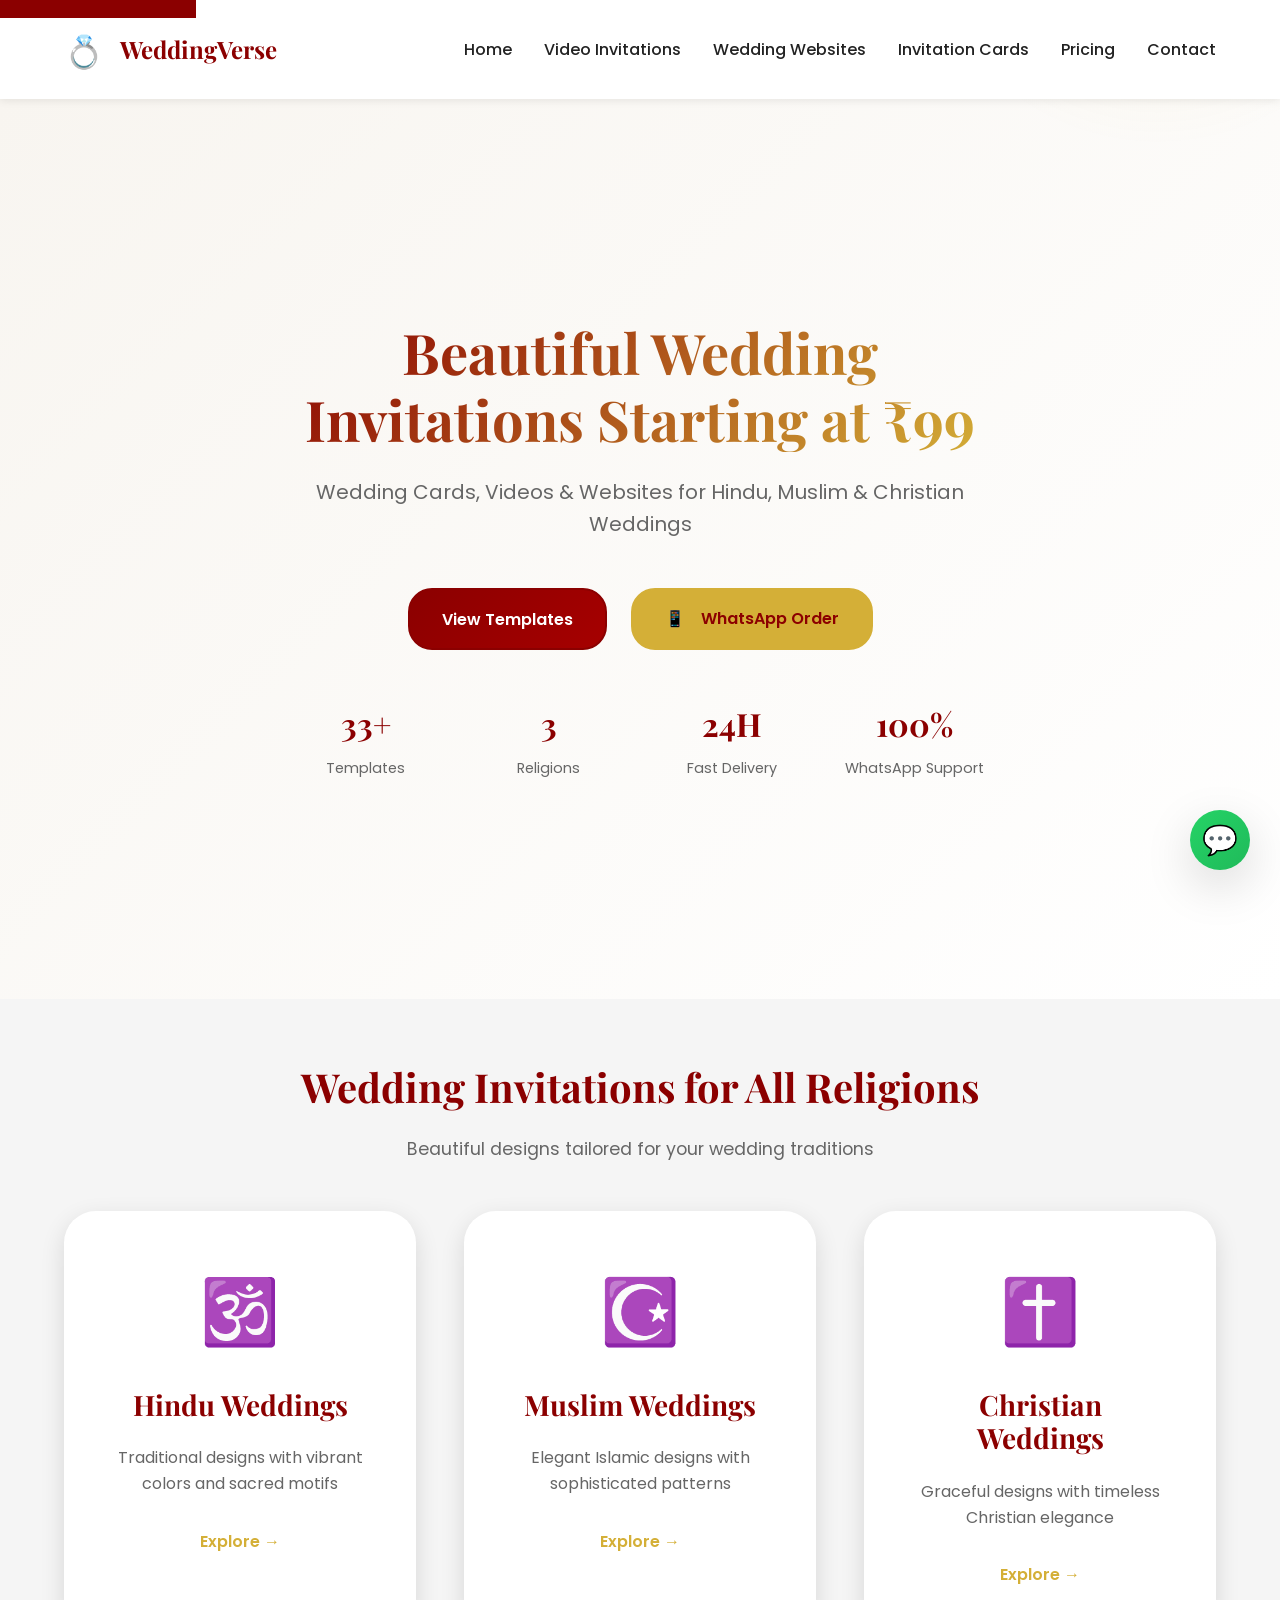
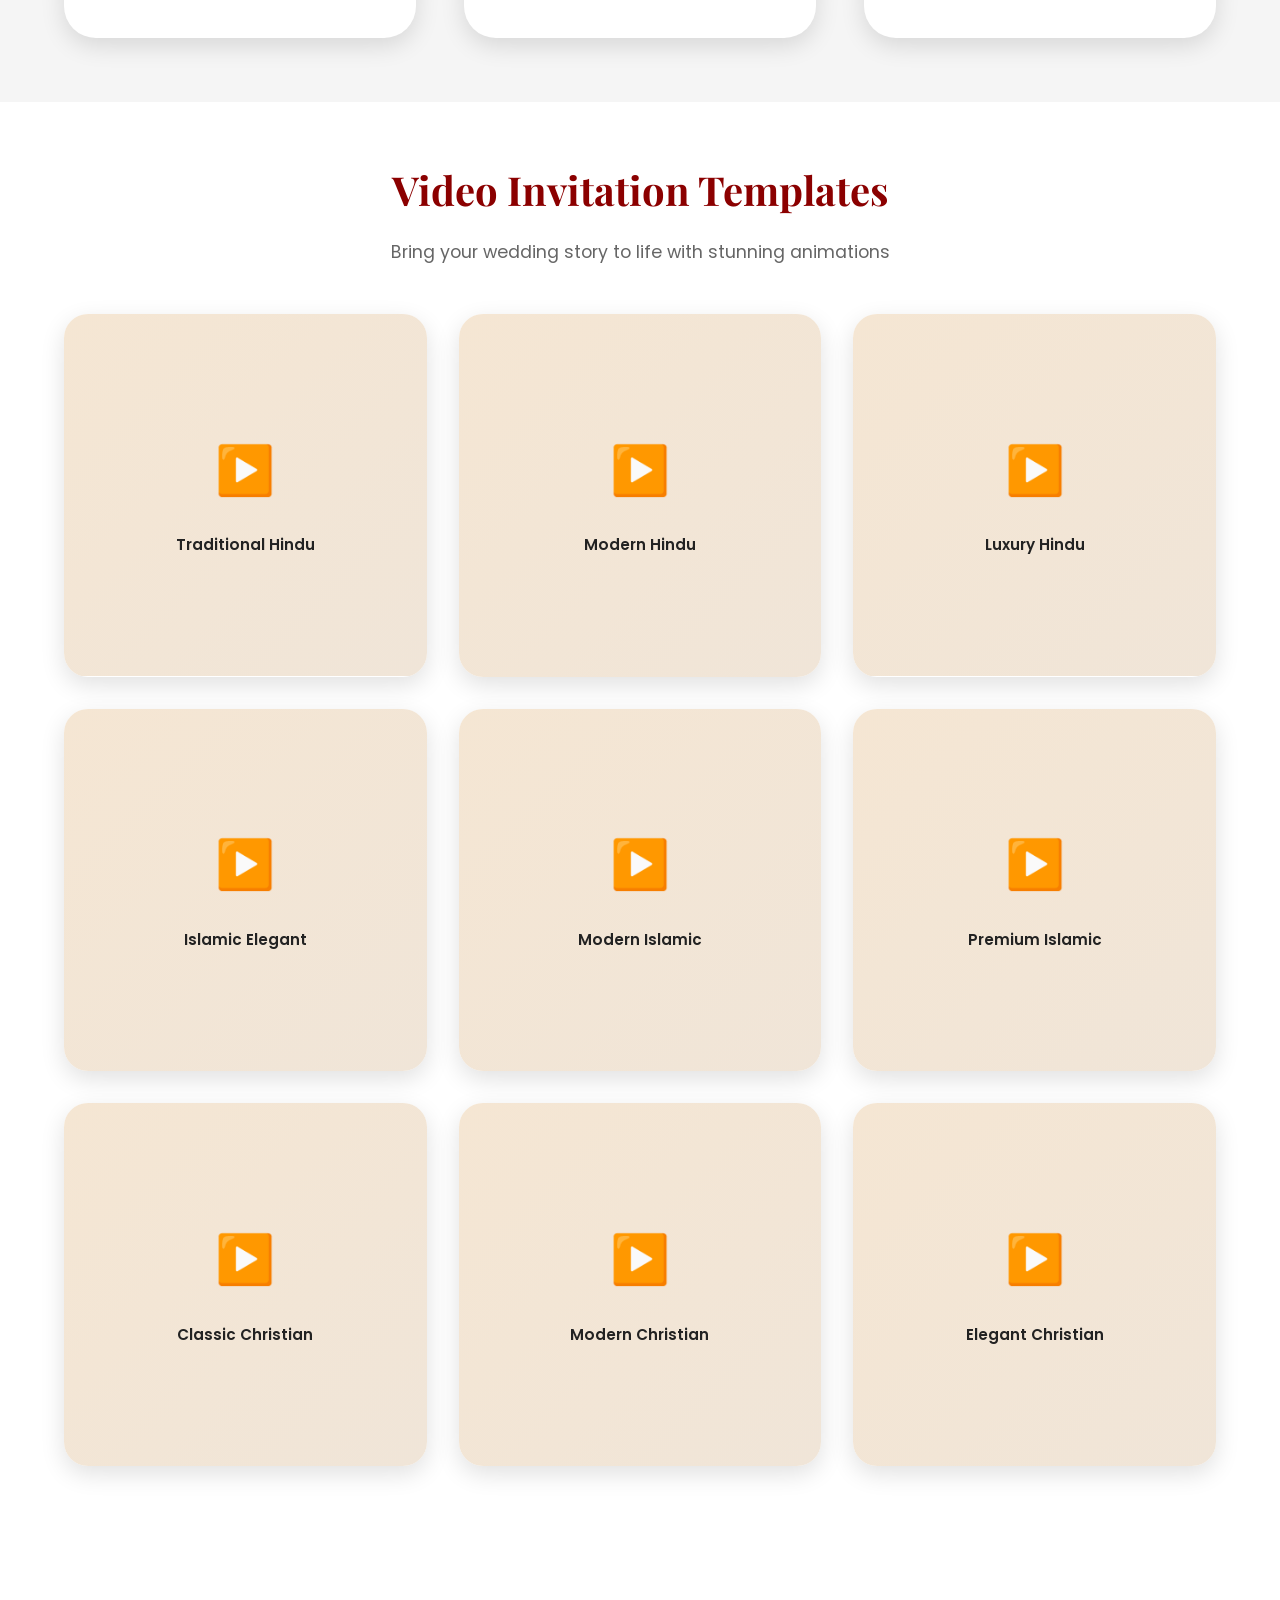
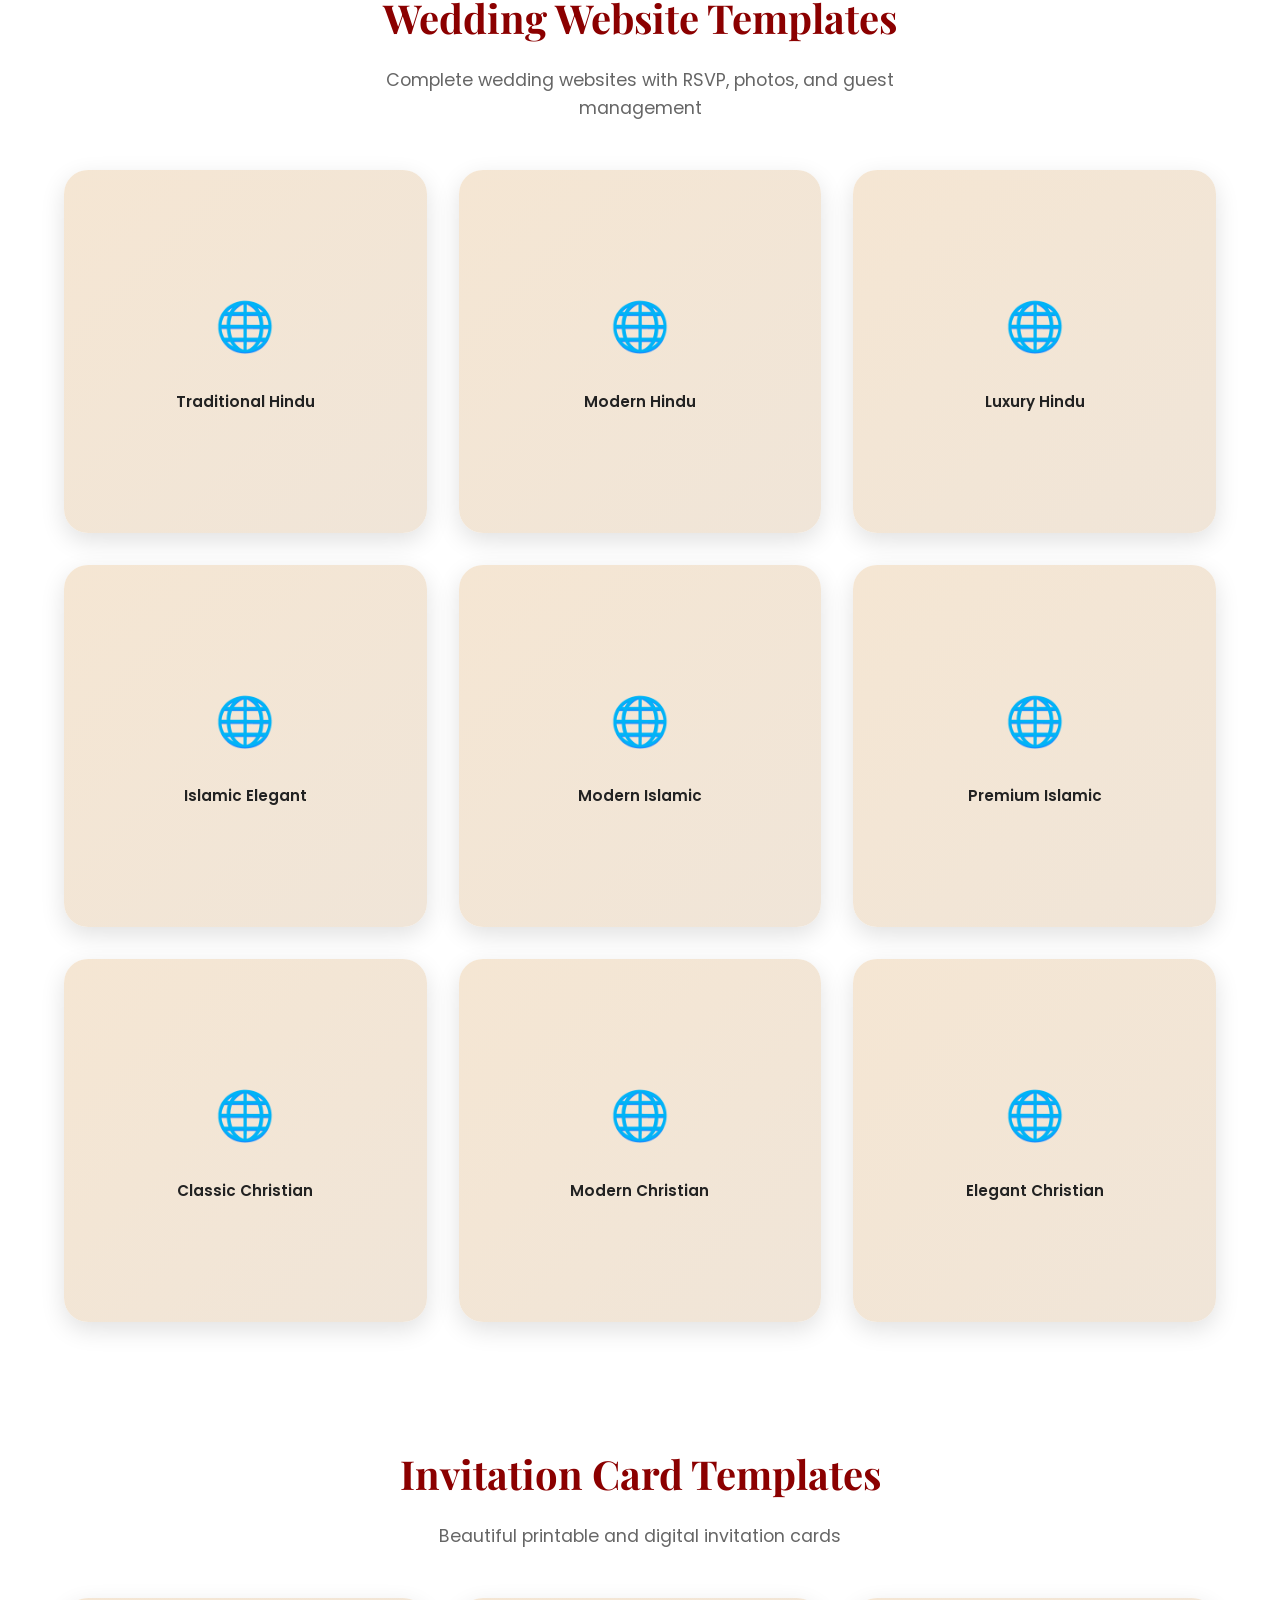
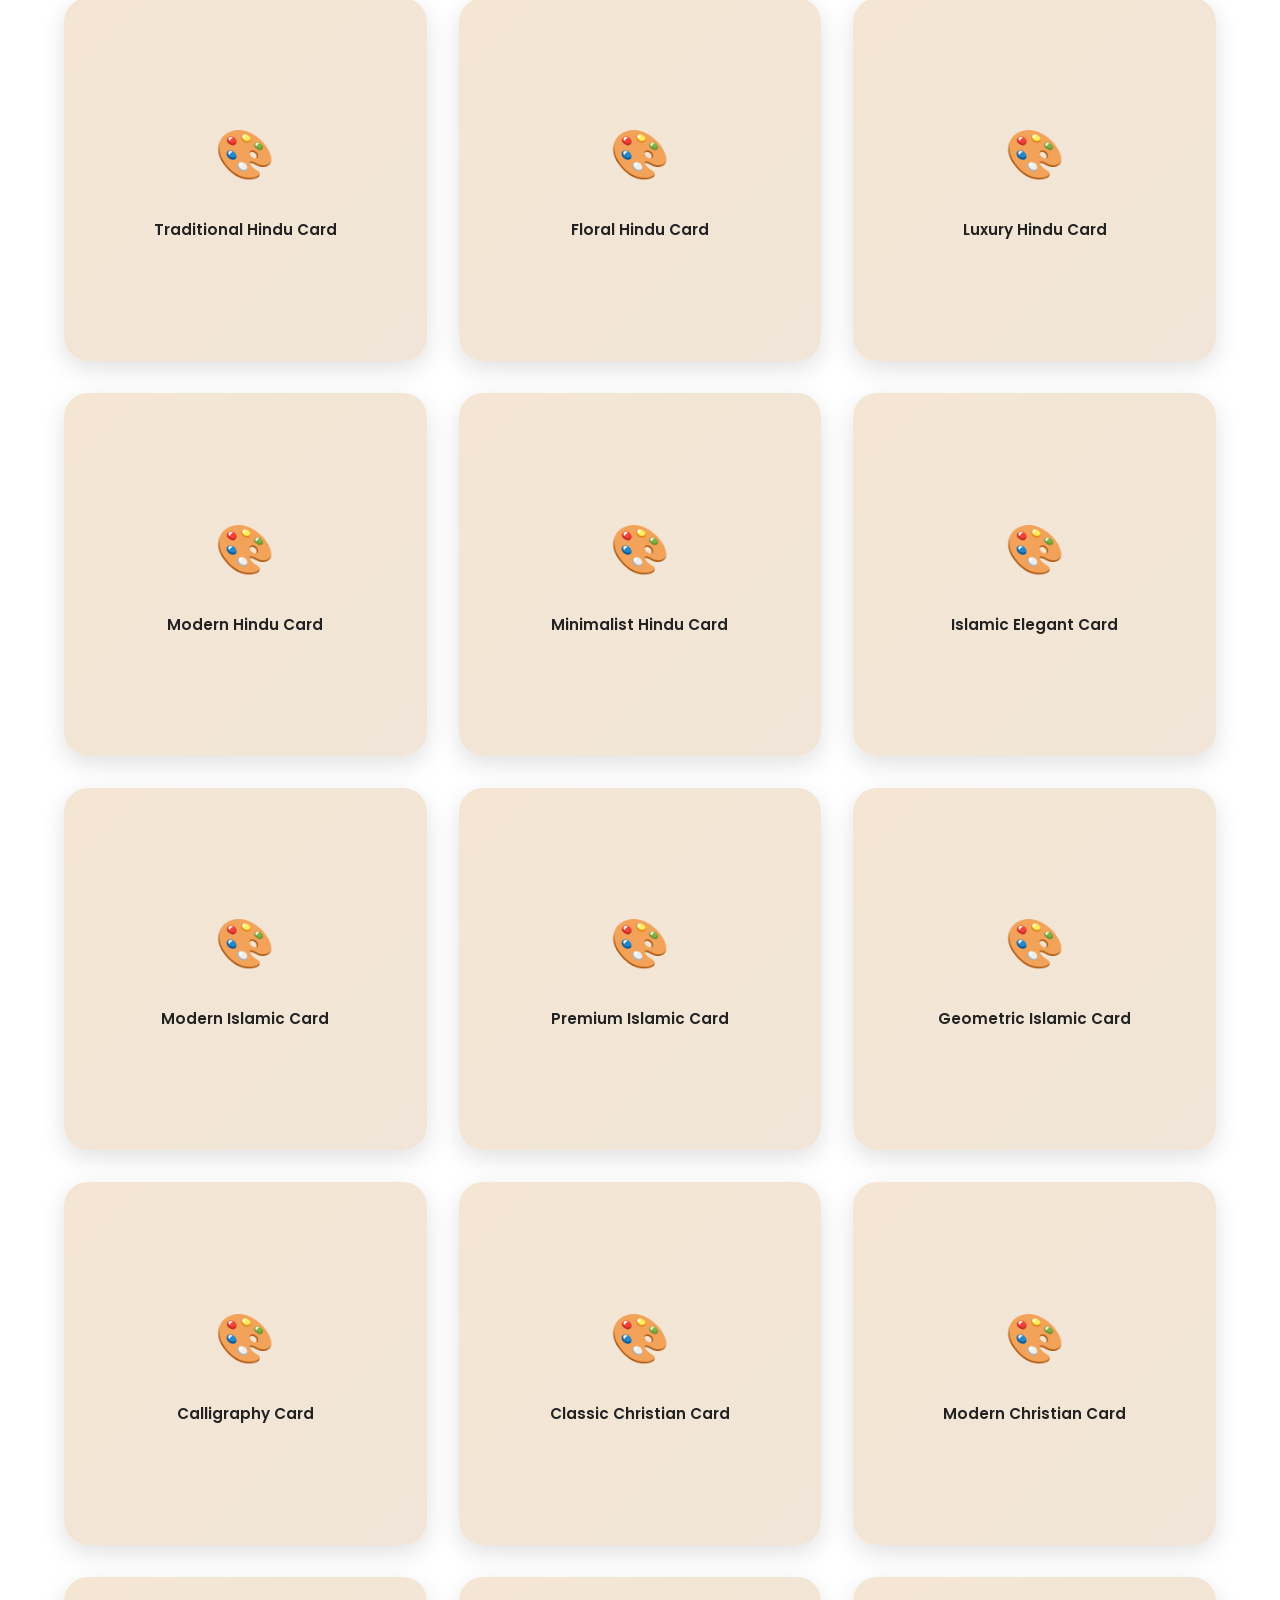
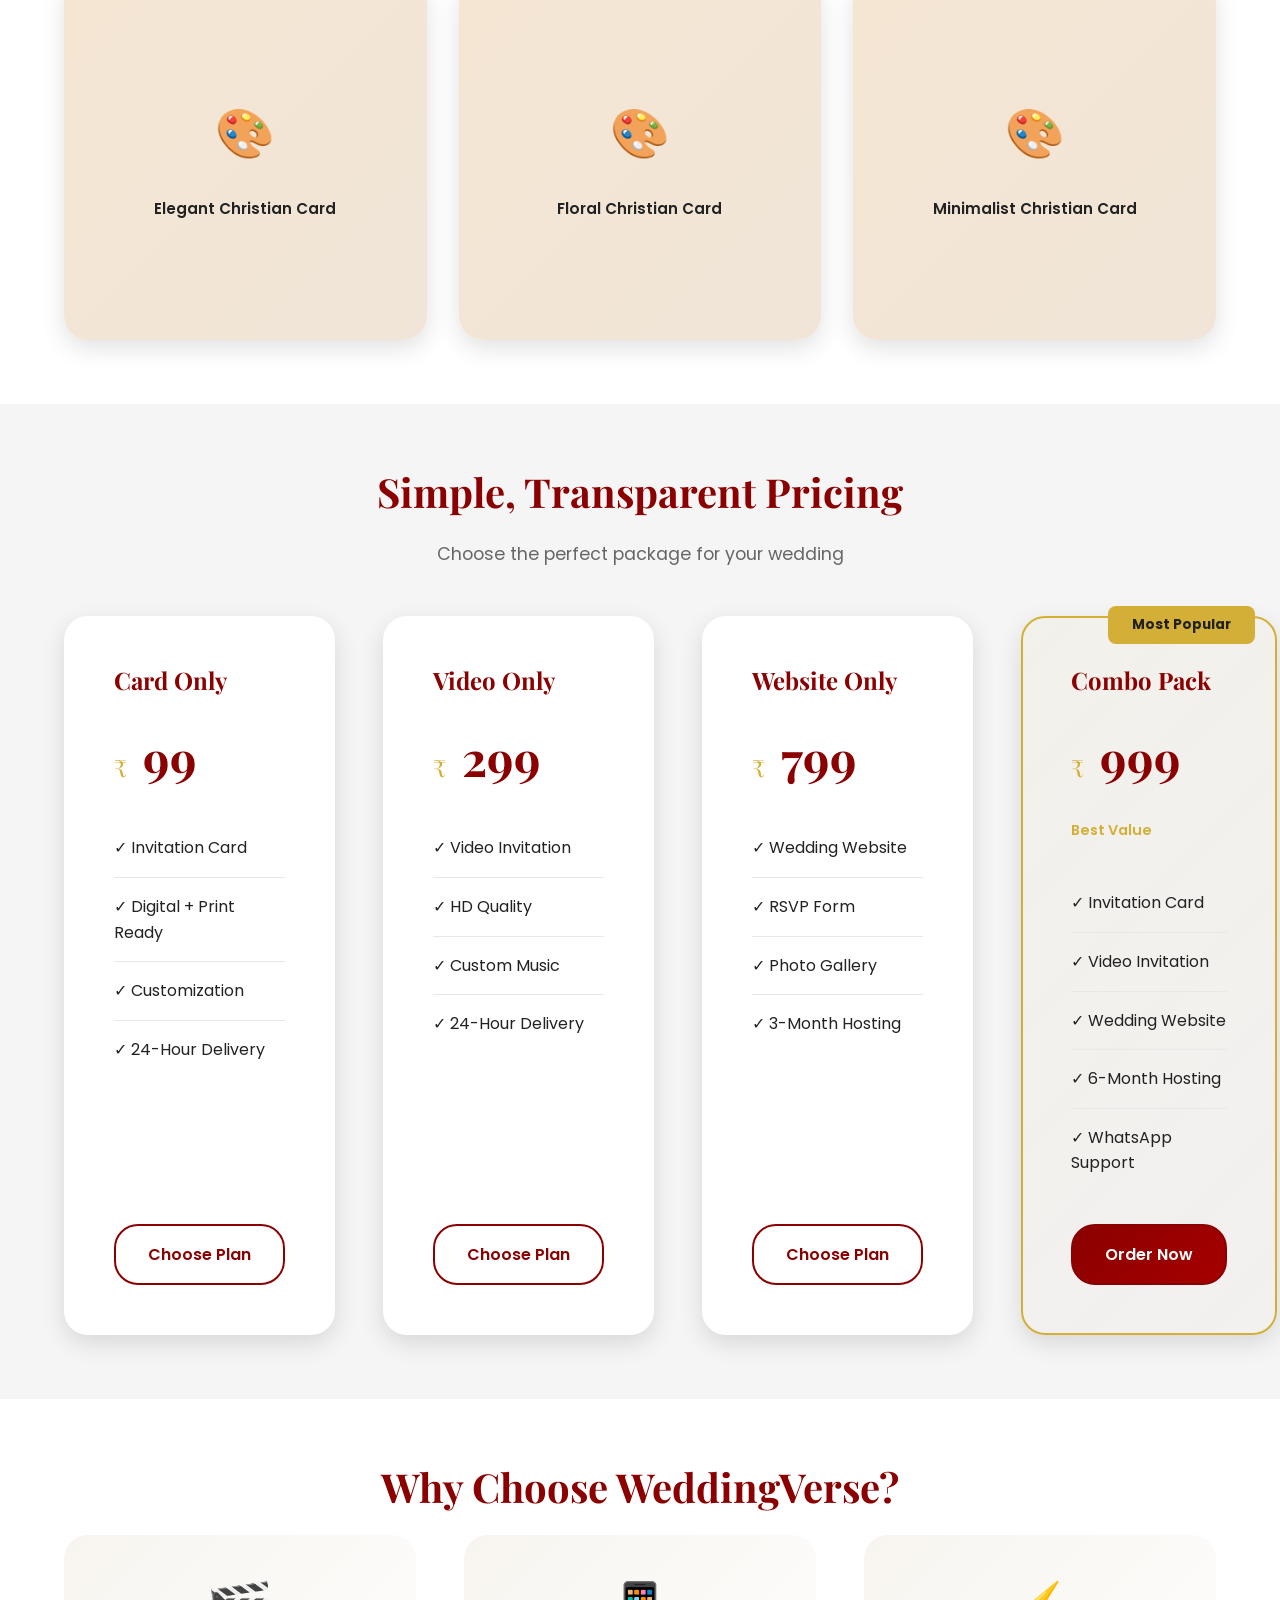
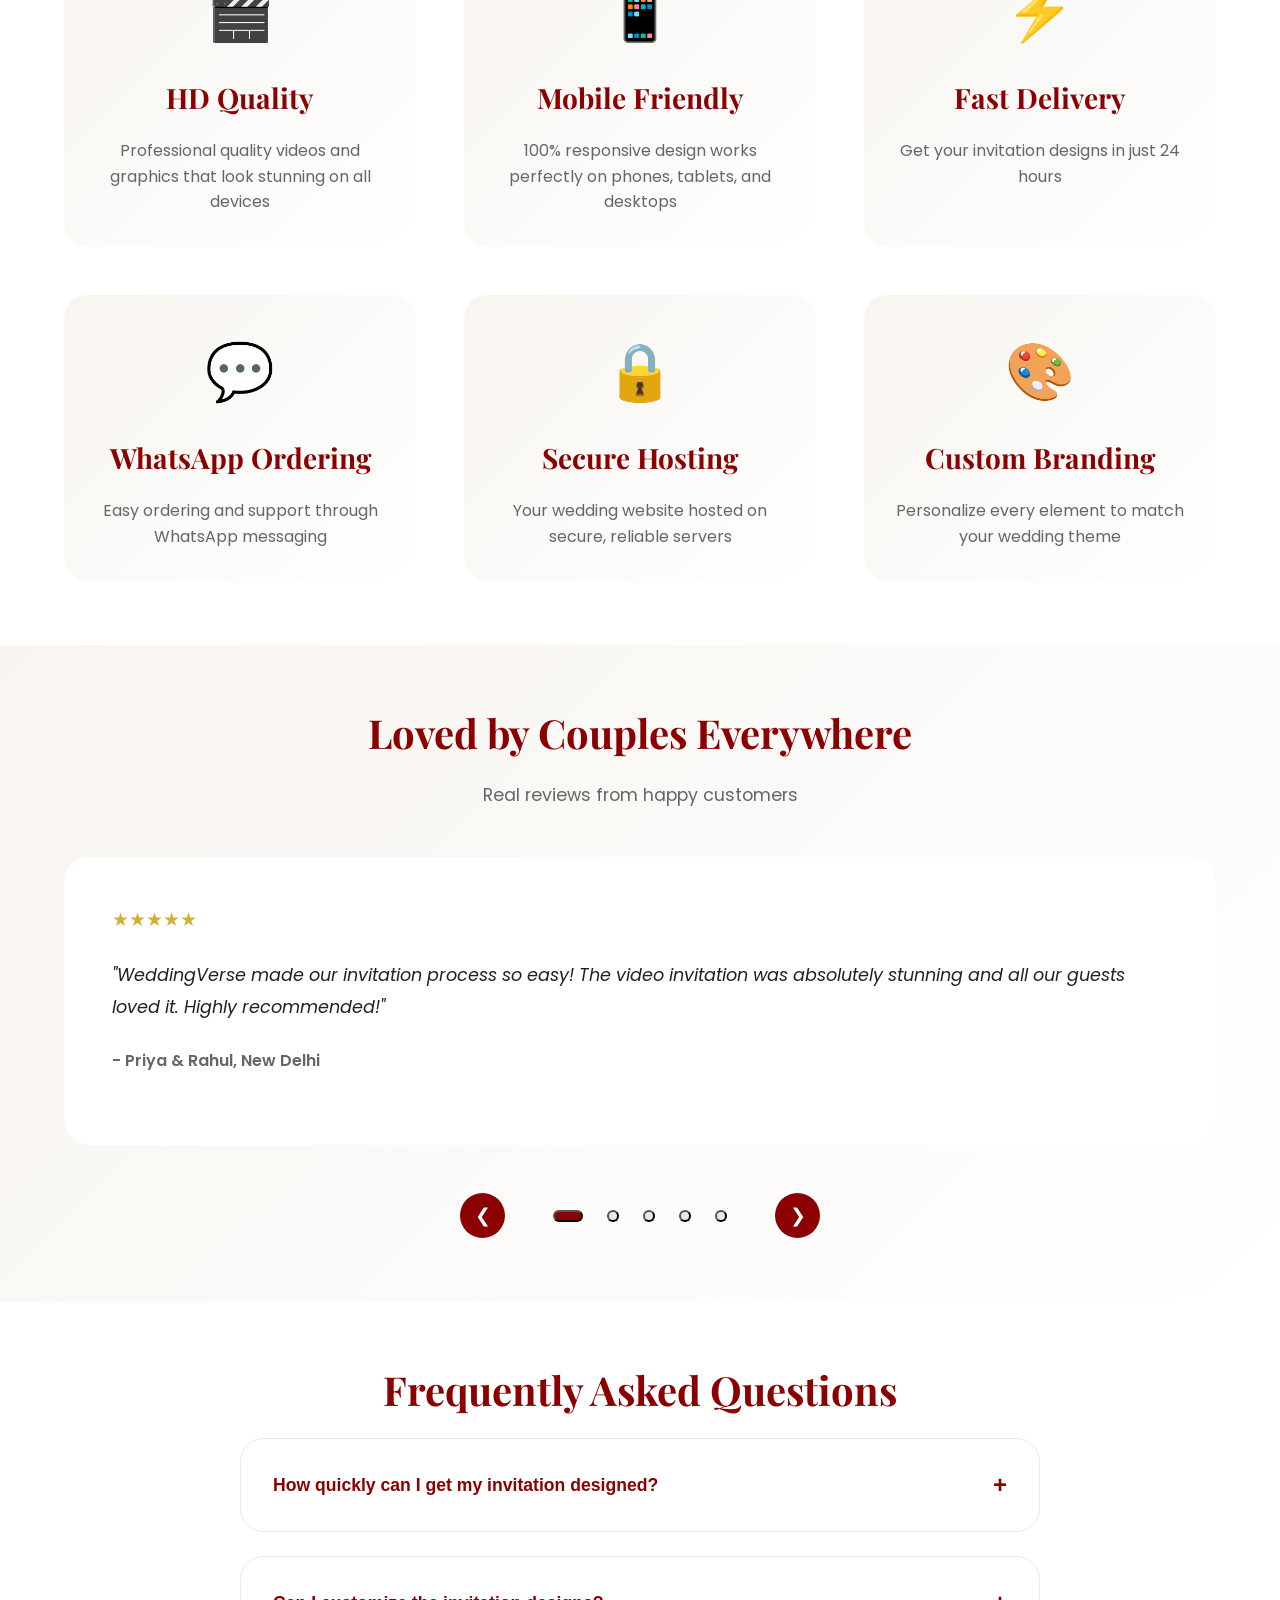
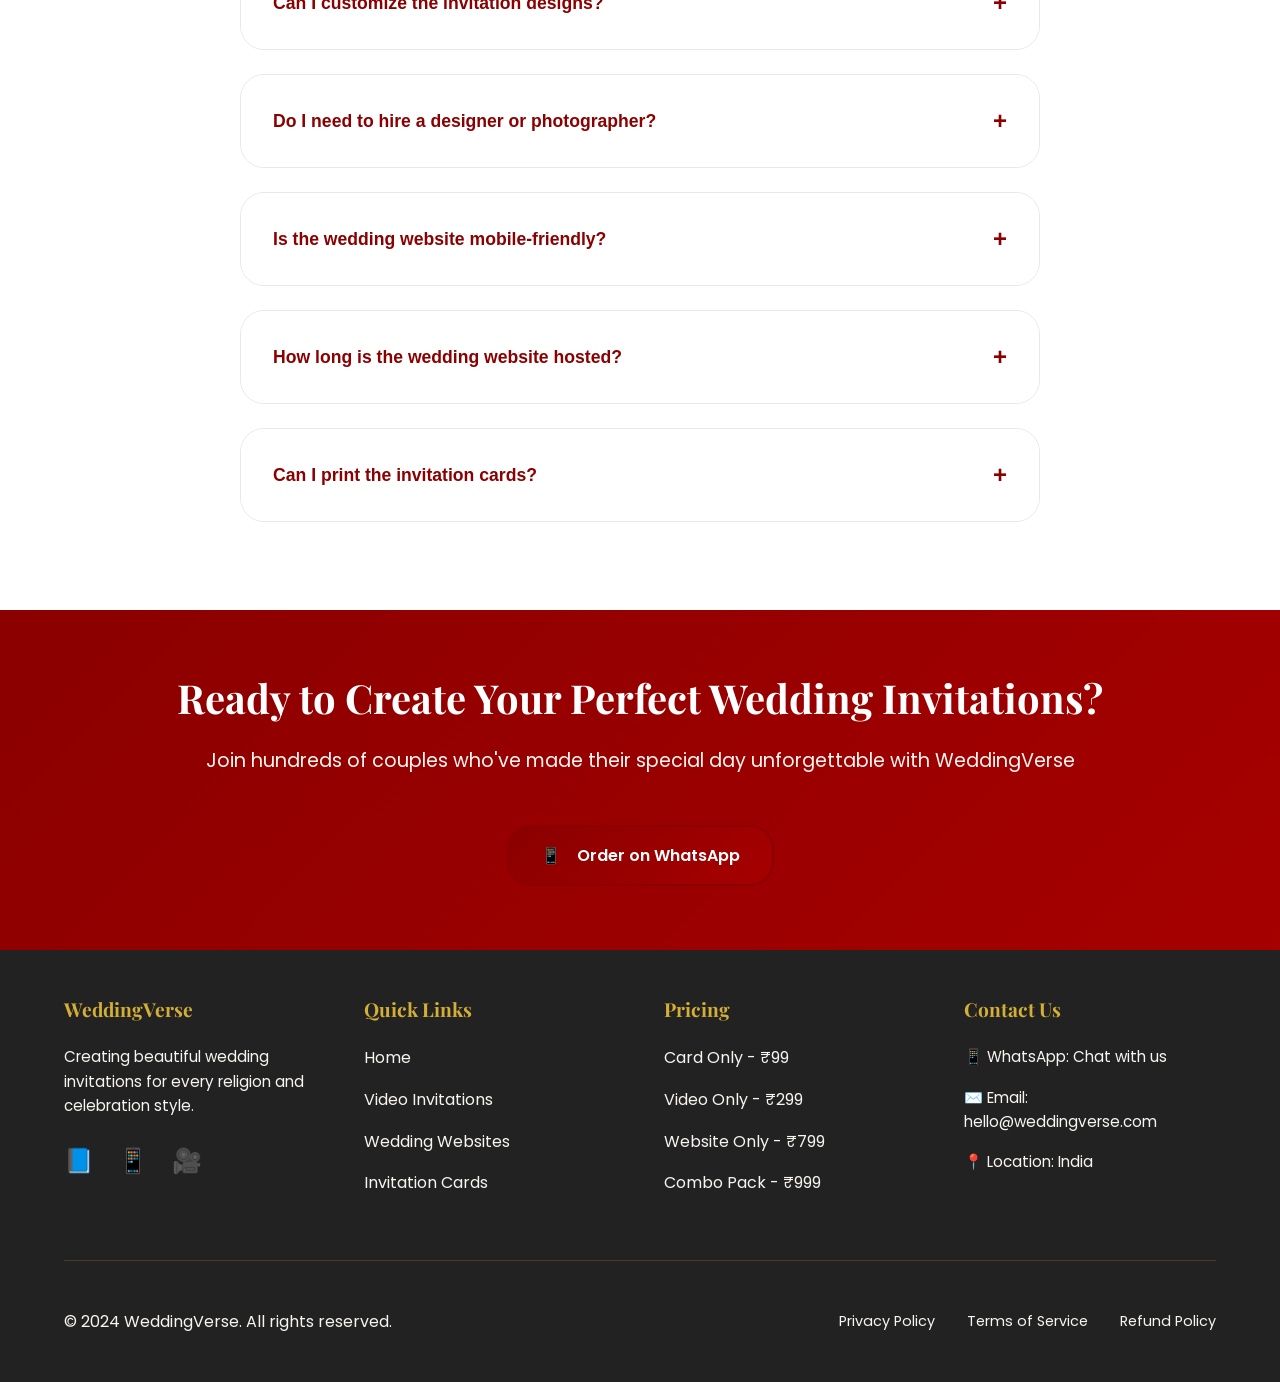
<file: index.html>
<!DOCTYPE html>
<html lang="en">
<head>
    <!-- Meta Tags for SEO and Mobile -->
    <meta charset="UTF-8">
    <meta name="viewport" content="width=device-width, initial-scale=1.0">
    <meta name="description" content="Create beautiful wedding invitations starting at ₹99. Video invitations, wedding websites, and invitation cards for Hindu, Muslim & Christian weddings with fast delivery.">
    <meta name="keywords" content="wedding invitation, digital invitation, wedding cards, video invitation, Hindu wedding, Muslim wedding, Christian wedding, online invitation maker">
    <meta name="author" content="WeddingVerse">
    <meta name="theme-color" content="#8B0000">

    <!-- Open Graph Tags -->
    <meta property="og:type" content="website">
    <meta property="og:title" content="WeddingVerse - Beautiful Wedding Invitations Starting at ₹99">
    <meta property="og:description" content="Create stunning wedding invitations, videos & websites for all religions with fast WhatsApp support.">
    <meta property="og:image" content="https://weddingverse.com/assets/og-image.jpg">
    <meta property="og:url" content="https://weddingverse.com">

    <!-- Twitter Card -->
    <meta name="twitter:card" content="summary_large_image">
    <meta name="twitter:title" content="WeddingVerse - Wedding Invitations">
    <meta name="twitter:description" content="Beautiful wedding invitations starting at ₹99">

    <title>WeddingVerse - Wedding Invitations, Cards & Videos | Starting at ₹99</title>
    
    <!-- Stylesheet -->
    <link rel="stylesheet" href="style.css">
    
    <!-- Fonts -->
    <link rel="preconnect" href="https://fonts.googleapis.com">
    <link rel="preconnect" href="https://fonts.gstatic.com" crossorigin>
    <link href="https://fonts.googleapis.com/css2?family=Playfair+Display:wght@600;700;800&family=Poppins:wght@300;400;500;600;700&display=swap" rel="stylesheet">
    
    <!-- Favicon -->
    <link rel="icon" type="image/svg+xml" href="data:image/svg+xml,<svg xmlns='http://www.w3.org/2000/svg' viewBox='0 0 32 32'><text x='50%' y='50%' font-size='24' text-anchor='middle' dominant-baseline='middle' fill='%238B0000'>💍</text></svg>">

    <!-- JSON-LD Schema Markup -->
    <script type="application/ld+json">
    {
        "@context": "https://schema.org",
        "@type": "LocalBusiness",
        "name": "WeddingVerse",
        "image": "https://weddingverse.com/logo.png",
        "description": "Wedding invitation design service offering digital invitations, video templates, and wedding websites",
        "url": "https://weddingverse.com",
        "telephone": "+91-XXXXXXXXXX",
        "priceRange": "₹99 - ₹999",
        "areaServed": "IN",
        "serviceType": "Wedding Invitation Design",
        "contactPoint": {
            "@type": "ContactPoint",
            "contactType": "WhatsApp Support",
            "url": "https://wa.me/message/XXXXXXXXXX"
        }
    }
    </script>

    <script type="application/ld+json">
    {
        "@context": "https://schema.org",
        "@type": "Product",
        "name": "Wedding Invitations",
        "description": "Digital and physical wedding invitations, videos, and websites",
        "brand": {
            "@type": "Brand",
            "name": "WeddingVerse"
        },
        "offers": {
            "@type": "AggregateOffer",
            "priceCurrency": "INR",
            "lowPrice": "99",
            "highPrice": "999"
        },
        "aggregateRating": {
            "@type": "AggregateRating",
            "ratingValue": "4.8",
            "reviewCount": "150"
        }
    }
    </script>
</head>
<body>
    <!-- Skip to Main Content Link (Accessibility) -->
    <a href="#main-content" class="skip-link">Skip to main content</a>

    <!-- Header and Navigation -->
    <header class="header">
        <nav class="navbar" role="navigation" aria-label="Main navigation">
            <div class="nav-container">
                <!-- Logo -->
                <div class="logo">
                    <a href="#home" aria-label="WeddingVerse Home">
                        <span class="logo-icon">💍</span>
                        <span class="logo-text">WeddingVerse</span>
                    </a>
                </div>

                <!-- Mobile Menu Toggle -->
                <button class="mobile-menu-toggle" id="mobileMenuToggle" aria-label="Toggle navigation menu" aria-expanded="false">
                    <span></span>
                    <span></span>
                    <span></span>
                </button>

                <!-- Navigation Menu -->
                <ul class="nav-menu" id="navMenu" role="menubar">
                    <li role="none"><a href="#home" class="nav-link" role="menuitem">Home</a></li>
                    <li role="none"><a href="#video-templates" class="nav-link" role="menuitem">Video Invitations</a></li>
                    <li role="none"><a href="#website-templates" class="nav-link" role="menuitem">Wedding Websites</a></li>
                    <li role="none"><a href="#invitation-cards" class="nav-link" role="menuitem">Invitation Cards</a></li>
                    <li role="none"><a href="#pricing" class="nav-link" role="menuitem">Pricing</a></li>
                    <li role="none"><a href="#contact" class="nav-link" role="menuitem">Contact</a></li>
                </ul>
            </div>
        </nav>
    </header>

    <!-- Main Content -->
    <main id="main-content">
        <!-- Hero Section -->
        <section id="home" class="hero">
            <div class="hero-content">
                <h1 class="hero-headline">Beautiful Wedding Invitations Starting at ₹99</h1>
                <p class="hero-subheadline">Wedding Cards, Videos & Websites for Hindu, Muslim & Christian Weddings</p>
                
                <div class="hero-buttons">
                    <button class="btn btn-primary" id="viewTemplatesBtn">View Templates</button>
                    <a href="https://wa.me/message/XXXXXXXXXX" class="btn btn-secondary" target="_blank" rel="noopener noreferrer">
                        <span class="whatsapp-icon">📱</span>
                        WhatsApp Order
                    </a>
                </div>

                <!-- Statistics -->
                <div class="hero-stats">
                    <div class="stat-item">
                        <span class="stat-number">33+</span>
                        <span class="stat-label">Templates</span>
                    </div>
                    <div class="stat-item">
                        <span class="stat-number">3</span>
                        <span class="stat-label">Religions</span>
                    </div>
                    <div class="stat-item">
                        <span class="stat-number">24H</span>
                        <span class="stat-label">Fast Delivery</span>
                    </div>
                    <div class="stat-item">
                        <span class="stat-number">100%</span>
                        <span class="stat-label">WhatsApp Support</span>
                    </div>
                </div>
            </div>

            <!-- Decorative Background Element -->
            <div class="hero-decoration"></div>
        </section>

        <!-- Religion Categories Section -->
        <section id="religions" class="religions-section">
            <div class="container">
                <h2 class="section-title">Wedding Invitations for All Religions</h2>
                <p class="section-subtitle">Beautiful designs tailored for your wedding traditions</p>

                <div class="religion-cards">
                    <div class="religion-card" data-religion="hindu">
                        <div class="religion-icon">🕉️</div>
                        <h3>Hindu Weddings</h3>
                        <p>Traditional designs with vibrant colors and sacred motifs</p>
                        <a href="#invitation-cards" class="religion-link">Explore →</a>
                    </div>

                    <div class="religion-card" data-religion="muslim">
                        <div class="religion-icon">☪️</div>
                        <h3>Muslim Weddings</h3>
                        <p>Elegant Islamic designs with sophisticated patterns</p>
                        <a href="#invitation-cards" class="religion-link">Explore →</a>
                    </div>

                    <div class="religion-card" data-religion="christian">
                        <div class="religion-icon">✝️</div>
                        <h3>Christian Weddings</h3>
                        <p>Graceful designs with timeless Christian elegance</p>
                        <a href="#invitation-cards" class="religion-link">Explore →</a>
                    </div>
                </div>
            </div>
        </section>

        <!-- Video Templates Section -->
        <section id="video-templates" class="templates-section video-section">
            <div class="container">
                <h2 class="section-title">Video Invitation Templates</h2>
                <p class="section-subtitle">Bring your wedding story to life with stunning animations</p>

                <div class="templates-grid">
                    <!-- Hindu Video Templates -->
                    <div class="template-card" data-category="video" data-religion="hindu">
                        <div class="template-image">
                            <div class="template-placeholder">
                                <span class="play-icon">▶️</span>
                                <span class="template-name">Traditional Hindu</span>
                            </div>
                        </div>
                    </div>

                    <div class="template-card" data-category="video" data-religion="hindu">
                        <div class="template-image">
                            <div class="template-placeholder">
                                <span class="play-icon">▶️</span>
                                <span class="template-name">Modern Hindu</span>
                            </div>
                        </div>
                    </div>

                    <div class="template-card" data-category="video" data-religion="hindu">
                        <div class="template-image">
                            <div class="template-placeholder">
                                <span class="play-icon">▶️</span>
                                <span class="template-name">Luxury Hindu</span>
                            </div>
                        </div>
                    </div>

                    <!-- Muslim Video Templates -->
                    <div class="template-card" data-category="video" data-religion="muslim">
                        <div class="template-image">
                            <div class="template-placeholder">
                                <span class="play-icon">▶️</span>
                                <span class="template-name">Islamic Elegant</span>
                            </div>
                        </div>
                    </div>

                    <div class="template-card" data-category="video" data-religion="muslim">
                        <div class="template-image">
                            <div class="template-placeholder">
                                <span class="play-icon">▶️</span>
                                <span class="template-name">Modern Islamic</span>
                            </div>
                        </div>
                    </div>

                    <div class="template-card" data-category="video" data-religion="muslim">
                        <div class="template-image">
                            <div class="template-placeholder">
                                <span class="play-icon">▶️</span>
                                <span class="template-name">Premium Islamic</span>
                            </div>
                        </div>
                    </div>

                    <!-- Christian Video Templates -->
                    <div class="template-card" data-category="video" data-religion="christian">
                        <div class="template-image">
                            <div class="template-placeholder">
                                <span class="play-icon">▶️</span>
                                <span class="template-name">Classic Christian</span>
                            </div>
                        </div>
                    </div>

                    <div class="template-card" data-category="video" data-religion="christian">
                        <div class="template-image">
                            <div class="template-placeholder">
                                <span class="play-icon">▶️</span>
                                <span class="template-name">Modern Christian</span>
                            </div>
                        </div>
                    </div>

                    <div class="template-card" data-category="video" data-religion="christian">
                        <div class="template-image">
                            <div class="template-placeholder">
                                <span class="play-icon">▶️</span>
                                <span class="template-name">Elegant Christian</span>
                            </div>
                        </div>
                    </div>
                </div>
            </div>
        </section>

        <!-- Website Templates Section -->
        <section id="website-templates" class="templates-section website-section">
            <div class="container">
                <h2 class="section-title">Wedding Website Templates</h2>
                <p class="section-subtitle">Complete wedding websites with RSVP, photos, and guest management</p>

                <div class="templates-grid">
                    <!-- Hindu Website Templates -->
                    <div class="template-card" data-category="website" data-religion="hindu">
                        <div class="template-image">
                            <div class="template-placeholder">
                                <span class="web-icon">🌐</span>
                                <span class="template-name">Traditional Hindu</span>
                            </div>
                        </div>
                    </div>

                    <div class="template-card" data-category="website" data-religion="hindu">
                        <div class="template-image">
                            <div class="template-placeholder">
                                <span class="web-icon">🌐</span>
                                <span class="template-name">Modern Hindu</span>
                            </div>
                        </div>
                    </div>

                    <div class="template-card" data-category="website" data-religion="hindu">
                        <div class="template-image">
                            <div class="template-placeholder">
                                <span class="web-icon">🌐</span>
                                <span class="template-name">Luxury Hindu</span>
                            </div>
                        </div>
                    </div>

                    <!-- Muslim Website Templates -->
                    <div class="template-card" data-category="website" data-religion="muslim">
                        <div class="template-image">
                            <div class="template-placeholder">
                                <span class="web-icon">🌐</span>
                                <span class="template-name">Islamic Elegant</span>
                            </div>
                        </div>
                    </div>

                    <div class="template-card" data-category="website" data-religion="muslim">
                        <div class="template-image">
                            <div class="template-placeholder">
                                <span class="web-icon">🌐</span>
                                <span class="template-name">Modern Islamic</span>
                            </div>
                        </div>
                    </div>

                    <div class="template-card" data-category="website" data-religion="muslim">
                        <div class="template-image">
                            <div class="template-placeholder">
                                <span class="web-icon">🌐</span>
                                <span class="template-name">Premium Islamic</span>
                            </div>
                        </div>
                    </div>

                    <!-- Christian Website Templates -->
                    <div class="template-card" data-category="website" data-religion="christian">
                        <div class="template-image">
                            <div class="template-placeholder">
                                <span class="web-icon">🌐</span>
                                <span class="template-name">Classic Christian</span>
                            </div>
                        </div>
                    </div>

                    <div class="template-card" data-category="website" data-religion="christian">
                        <div class="template-image">
                            <div class="template-placeholder">
                                <span class="web-icon">🌐</span>
                                <span class="template-name">Modern Christian</span>
                            </div>
                        </div>
                    </div>

                    <div class="template-card" data-category="website" data-religion="christian">
                        <div class="template-image">
                            <div class="template-placeholder">
                                <span class="web-icon">🌐</span>
                                <span class="template-name">Elegant Christian</span>
                            </div>
                        </div>
                    </div>
                </div>
            </div>
        </section>

        <!-- Invitation Cards Section -->
        <section id="invitation-cards" class="templates-section cards-section">
            <div class="container">
                <h2 class="section-title">Invitation Card Templates</h2>
                <p class="section-subtitle">Beautiful printable and digital invitation cards</p>

                <div class="templates-grid">
                    <!-- Hindu Card Templates -->
                    <div class="template-card" data-category="card" data-religion="hindu">
                        <div class="template-image">
                            <div class="template-placeholder card-placeholder">
                                <span class="card-icon">🎨</span>
                                <span class="template-name">Traditional Hindu Card</span>
                            </div>
                        </div>
                    </div>

                    <div class="template-card" data-category="card" data-religion="hindu">
                        <div class="template-image">
                            <div class="template-placeholder card-placeholder">
                                <span class="card-icon">🎨</span>
                                <span class="template-name">Floral Hindu Card</span>
                            </div>
                        </div>
                    </div>

                    <div class="template-card" data-category="card" data-religion="hindu">
                        <div class="template-image">
                            <div class="template-placeholder card-placeholder">
                                <span class="card-icon">🎨</span>
                                <span class="template-name">Luxury Hindu Card</span>
                            </div>
                        </div>
                    </div>

                    <div class="template-card" data-category="card" data-religion="hindu">
                        <div class="template-image">
                            <div class="template-placeholder card-placeholder">
                                <span class="card-icon">🎨</span>
                                <span class="template-name">Modern Hindu Card</span>
                            </div>
                        </div>
                    </div>

                    <div class="template-card" data-category="card" data-religion="hindu">
                        <div class="template-image">
                            <div class="template-placeholder card-placeholder">
                                <span class="card-icon">🎨</span>
                                <span class="template-name">Minimalist Hindu Card</span>
                            </div>
                        </div>
                    </div>

                    <!-- Muslim Card Templates -->
                    <div class="template-card" data-category="card" data-religion="muslim">
                        <div class="template-image">
                            <div class="template-placeholder card-placeholder">
                                <span class="card-icon">🎨</span>
                                <span class="template-name">Islamic Elegant Card</span>
                            </div>
                        </div>
                    </div>

                    <div class="template-card" data-category="card" data-religion="muslim">
                        <div class="template-image">
                            <div class="template-placeholder card-placeholder">
                                <span class="card-icon">🎨</span>
                                <span class="template-name">Modern Islamic Card</span>
                            </div>
                        </div>
                    </div>

                    <div class="template-card" data-category="card" data-religion="muslim">
                        <div class="template-image">
                            <div class="template-placeholder card-placeholder">
                                <span class="card-icon">🎨</span>
                                <span class="template-name">Premium Islamic Card</span>
                            </div>
                        </div>
                    </div>

                    <div class="template-card" data-category="card" data-religion="muslim">
                        <div class="template-image">
                            <div class="template-placeholder card-placeholder">
                                <span class="card-icon">🎨</span>
                                <span class="template-name">Geometric Islamic Card</span>
                            </div>
                        </div>
                    </div>

                    <div class="template-card" data-category="card" data-religion="muslim">
                        <div class="template-image">
                            <div class="template-placeholder card-placeholder">
                                <span class="card-icon">🎨</span>
                                <span class="template-name">Calligraphy Card</span>
                            </div>
                        </div>
                    </div>

                    <!-- Christian Card Templates -->
                    <div class="template-card" data-category="card" data-religion="christian">
                        <div class="template-image">
                            <div class="template-placeholder card-placeholder">
                                <span class="card-icon">🎨</span>
                                <span class="template-name">Classic Christian Card</span>
                            </div>
                        </div>
                    </div>

                    <div class="template-card" data-category="card" data-religion="christian">
                        <div class="template-image">
                            <div class="template-placeholder card-placeholder">
                                <span class="card-icon">🎨</span>
                                <span class="template-name">Modern Christian Card</span>
                            </div>
                        </div>
                    </div>

                    <div class="template-card" data-category="card" data-religion="christian">
                        <div class="template-image">
                            <div class="template-placeholder card-placeholder">
                                <span class="card-icon">🎨</span>
                                <span class="template-name">Elegant Christian Card</span>
                            </div>
                        </div>
                    </div>

                    <div class="template-card" data-category="card" data-religion="christian">
                        <div class="template-image">
                            <div class="template-placeholder card-placeholder">
                                <span class="card-icon">🎨</span>
                                <span class="template-name">Floral Christian Card</span>
                            </div>
                        </div>
                    </div>

                    <div class="template-card" data-category="card" data-religion="christian">
                        <div class="template-image">
                            <div class="template-placeholder card-placeholder">
                                <span class="card-icon">🎨</span>
                                <span class="template-name">Minimalist Christian Card</span>
                            </div>
                        </div>
                    </div>
                </div>
            </div>
        </section>

        <!-- Pricing Section -->
        <section id="pricing" class="pricing-section">
            <div class="container">
                <h2 class="section-title">Simple, Transparent Pricing</h2>
                <p class="section-subtitle">Choose the perfect package for your wedding</p>

                <div class="pricing-cards">
                    <!-- Card Only -->
                    <div class="pricing-card">
                        <h3 class="pricing-title">Card Only</h3>
                        <div class="pricing-price">
                            <span class="currency">₹</span>
                            <span class="amount">99</span>
                        </div>
                        <ul class="pricing-features">
                            <li>✓ Invitation Card</li>
                            <li>✓ Digital + Print Ready</li>
                            <li>✓ Customization</li>
                            <li>✓ 24-Hour Delivery</li>
                        </ul>
                        <button class="btn btn-outline">Choose Plan</button>
                    </div>

                    <!-- Video Only -->
                    <div class="pricing-card">
                        <h3 class="pricing-title">Video Only</h3>
                        <div class="pricing-price">
                            <span class="currency">₹</span>
                            <span class="amount">299</span>
                        </div>
                        <ul class="pricing-features">
                            <li>✓ Video Invitation</li>
                            <li>✓ HD Quality</li>
                            <li>✓ Custom Music</li>
                            <li>✓ 24-Hour Delivery</li>
                        </ul>
                        <button class="btn btn-outline">Choose Plan</button>
                    </div>

                    <!-- Website Only -->
                    <div class="pricing-card">
                        <h3 class="pricing-title">Website Only</h3>
                        <div class="pricing-price">
                            <span class="currency">₹</span>
                            <span class="amount">799</span>
                        </div>
                        <ul class="pricing-features">
                            <li>✓ Wedding Website</li>
                            <li>✓ RSVP Form</li>
                            <li>✓ Photo Gallery</li>
                            <li>✓ 3-Month Hosting</li>
                        </ul>
                        <button class="btn btn-outline">Choose Plan</button>
                    </div>

                    <!-- Combo Pack (Most Popular) -->
                    <div class="pricing-card pricing-featured">
                        <div class="popular-badge">Most Popular</div>
                        <h3 class="pricing-title">Combo Pack</h3>
                        <div class="pricing-price">
                            <span class="currency">₹</span>
                            <span class="amount">999</span>
                        </div>
                        <p class="pricing-subtitle">Best Value</p>
                        <ul class="pricing-features">
                            <li>✓ Invitation Card</li>
                            <li>✓ Video Invitation</li>
                            <li>✓ Wedding Website</li>
                            <li>✓ 6-Month Hosting</li>
                            <li>✓ WhatsApp Support</li>
                        </ul>
                        <button class="btn btn-primary">Order Now</button>
                    </div>
                </div>
            </div>
        </section>

        <!-- Features Section -->
        <section class="features-section">
            <div class="container">
                <h2 class="section-title">Why Choose WeddingVerse?</h2>

                <div class="features-grid">
                    <div class="feature-card">
                        <div class="feature-icon">🎬</div>
                        <h3>HD Quality</h3>
                        <p>Professional quality videos and graphics that look stunning on all devices</p>
                    </div>

                    <div class="feature-card">
                        <div class="feature-icon">📱</div>
                        <h3>Mobile Friendly</h3>
                        <p>100% responsive design works perfectly on phones, tablets, and desktops</p>
                    </div>

                    <div class="feature-card">
                        <div class="feature-icon">⚡</div>
                        <h3>Fast Delivery</h3>
                        <p>Get your invitation designs in just 24 hours</p>
                    </div>

                    <div class="feature-card">
                        <div class="feature-icon">💬</div>
                        <h3>WhatsApp Ordering</h3>
                        <p>Easy ordering and support through WhatsApp messaging</p>
                    </div>

                    <div class="feature-card">
                        <div class="feature-icon">🔒</div>
                        <h3>Secure Hosting</h3>
                        <p>Your wedding website hosted on secure, reliable servers</p>
                    </div>

                    <div class="feature-card">
                        <div class="feature-icon">🎨</div>
                        <h3>Custom Branding</h3>
                        <p>Personalize every element to match your wedding theme</p>
                    </div>
                </div>
            </div>
        </section>

        <!-- Testimonials Section -->
        <section class="testimonials-section">
            <div class="container">
                <h2 class="section-title">Loved by Couples Everywhere</h2>
                <p class="section-subtitle">Real reviews from happy customers</p>

                <div class="testimonials-slider" id="testimonialsSlider">
                    <!-- Testimonial 1 -->
                    <div class="testimonial-card">
                        <div class="star-rating">★★★★★</div>
                        <p class="testimonial-text">"WeddingVerse made our invitation process so easy! The video invitation was absolutely stunning and all our guests loved it. Highly recommended!"</p>
                        <p class="testimonial-author">- Priya & Rahul, New Delhi</p>
                    </div>

                    <!-- Testimonial 2 -->
                    <div class="testimonial-card">
                        <div class="star-rating">★★★★★</div>
                        <p class="testimonial-text">"The wedding website was perfect! It had everything we needed - RSVP form, photo gallery, timeline, and the hosting was so reliable."</p>
                        <p class="testimonial-author">- Fatima & Ahmed, Mumbai</p>
                    </div>

                    <!-- Testimonial 3 -->
                    <div class="testimonial-card">
                        <div class="star-rating">★★★★★</div>
                        <p class="testimonial-text">"Best value for money! The combo pack had everything and their WhatsApp support was super responsive. Got everything delivered in 24 hours!"</p>
                        <p class="testimonial-author">- Sarah & David, Bangalore</p>
                    </div>

                    <!-- Testimonial 4 -->
                    <div class="testimonial-card">
                        <div class="star-rating">★★★★★</div>
                        <p class="testimonial-text">"The invitation cards looked so elegant and professional. My family was so impressed with the quality. Thank you WeddingVerse!"</p>
                        <p class="testimonial-author">- Neha & Vikram, Hyderabad</p>
                    </div>

                    <!-- Testimonial 5 -->
                    <div class="testimonial-card">
                        <div class="star-rating">★★★★★</div>
                        <p class="testimonial-text">"Amazing experience from start to finish. The team understood our requirements perfectly and delivered exactly what we wanted."</p>
                        <p class="testimonial-author">- Isha & Arjun, Pune</p>
                    </div>
                </div>

                <!-- Slider Navigation -->
                <div class="slider-nav">
                    <button class="slider-btn prev" id="prevTestimonial" aria-label="Previous testimonial">❮</button>
                    <div class="slider-indicators" id="sliderIndicators"></div>
                    <button class="slider-btn next" id="nextTestimonial" aria-label="Next testimonial">❯</button>
                </div>
            </div>
        </section>

        <!-- FAQ Section -->
        <section id="faq" class="faq-section">
            <div class="container">
                <h2 class="section-title">Frequently Asked Questions</h2>

                <div class="faq-items">
                    <!-- FAQ 1 -->
                    <div class="faq-item">
                        <button class="faq-question" aria-expanded="false">
                            <span>How quickly can I get my invitation designed?</span>
                            <span class="faq-icon">+</span>
                        </button>
                        <div class="faq-answer">
                            <p>We deliver most invitation designs within 24 hours. For rush orders, we can deliver within 4-6 hours at no extra charge. Contact us on WhatsApp to request expedited delivery.</p>
                        </div>
                    </div>

                    <!-- FAQ 2 -->
                    <div class="faq-item">
                        <button class="faq-question" aria-expanded="false">
                            <span>Can I customize the invitation designs?</span>
                            <span class="faq-icon">+</span>
                        </button>
                        <div class="faq-answer">
                            <p>Absolutely! All our designs are fully customizable. You can change colors, text, fonts, images, and layout. Our team will work with you directly on WhatsApp to ensure your vision is perfectly realized.</p>
                        </div>
                    </div>

                    <!-- FAQ 3 -->
                    <div class="faq-item">
                        <button class="faq-question" aria-expanded="false">
                            <span>Do I need to hire a designer or photographer?</span>
                            <span class="faq-icon">+</span>
                        </button>
                        <div class="faq-answer">
                            <p>No! Our team of professional designers handles everything. You can provide photos and details via WhatsApp, and we'll create beautiful designs for you. No additional hiring needed.</p>
                        </div>
                    </div>

                    <!-- FAQ 4 -->
                    <div class="faq-item">
                        <button class="faq-question" aria-expanded="false">
                            <span>Is the wedding website mobile-friendly?</span>
                            <span class="faq-icon">+</span>
                        </button>
                        <div class="faq-answer">
                            <p>Yes, 100%! All our wedding websites are fully responsive and work perfectly on mobile phones, tablets, and desktops. Your guests can access it from any device.</p>
                        </div>
                    </div>

                    <!-- FAQ 5 -->
                    <div class="faq-item">
                        <button class="faq-question" aria-expanded="false">
                            <span>How long is the wedding website hosted?</span>
                            <span class="faq-icon">+</span>
                        </button>
                        <div class="faq-answer">
                            <p>Website Only plan includes 3 months of hosting, while the Combo Pack includes 6 months. After the hosting period, you can purchase extended hosting for ₹99/month.</p>
                        </div>
                    </div>

                    <!-- FAQ 6 -->
                    <div class="faq-item">
                        <button class="faq-question" aria-expanded="false">
                            <span>Can I print the invitation cards?</span>
                            <span class="faq-icon">+</span>
                        </button>
                        <div class="faq-answer">
                            <p>Yes! All our invitation cards are provided in high-quality print-ready format (300 DPI). You can either print them yourself or we can recommend reliable printing partners.</p>
                        </div>
                    </div>
                </div>
            </div>
        </section>

        <!-- CTA Section -->
        <section class="cta-section">
            <div class="container">
                <h2>Ready to Create Your Perfect Wedding Invitations?</h2>
                <p>Join hundreds of couples who've made their special day unforgettable with WeddingVerse</p>
                <a href="https://wa.me/message/XXXXXXXXXX" class="btn btn-primary" target="_blank" rel="noopener noreferrer">
                    <span class="whatsapp-icon">📱</span>
                    Order on WhatsApp
                </a>
            </div>
        </section>
    </main>

    <!-- Footer -->
    <footer class="footer">
        <div class="container">
            <div class="footer-content">
                <!-- Footer Brand -->
                <div class="footer-section">
                    <h3>WeddingVerse</h3>
                    <p>Creating beautiful wedding invitations for every religion and celebration style.</p>
                    <div class="social-links">
                        <a href="#" aria-label="Instagram">📘</a>
                        <a href="#" aria-label="Facebook">📱</a>
                        <a href="#" aria-label="YouTube">🎥</a>
                    </div>
                </div>

                <!-- Quick Links -->
                <div class="footer-section">
                    <h4>Quick Links</h4>
                    <ul>
                        <li><a href="#home">Home</a></li>
                        <li><a href="#video-templates">Video Invitations</a></li>
                        <li><a href="#website-templates">Wedding Websites</a></li>
                        <li><a href="#invitation-cards">Invitation Cards</a></li>
                    </ul>
                </div>

                <!-- Pricing -->
                <div class="footer-section">
                    <h4>Pricing</h4>
                    <ul>
                        <li><a href="#pricing">Card Only - ₹99</a></li>
                        <li><a href="#pricing">Video Only - ₹299</a></li>
                        <li><a href="#pricing">Website Only - ₹799</a></li>
                        <li><a href="#pricing">Combo Pack - ₹999</a></li>
                    </ul>
                </div>

                <!-- Contact -->
                <div class="footer-section">
                    <h4>Contact Us</h4>
                    <p>📱 WhatsApp: <a href="https://wa.me/message/XXXXXXXXXX" target="_blank" rel="noopener noreferrer">Chat with us</a></p>
                    <p>✉️ Email: hello@weddingverse.com</p>
                    <p>📍 Location: India</p>
                </div>
            </div>

            <!-- Footer Bottom -->
            <div class="footer-bottom">
                <p>&copy; 2024 WeddingVerse. All rights reserved.</p>
                <div class="footer-links">
                    <a href="#">Privacy Policy</a>
                    <a href="#">Terms of Service</a>
                    <a href="#">Refund Policy</a>
                </div>
            </div>
        </div>
    </footer>

    <!-- WhatsApp Floating Button -->
    <a href="https://wa.me/message/XXXXXXXXXX" class="whatsapp-float" id="whatsappButton" aria-label="Chat on WhatsApp" target="_blank" rel="noopener noreferrer" title="Hi, I want a wedding invitation package.">
        <span class="whatsapp-icon">💬</span>
    </a>

    <!-- JavaScript -->
    <script src="script.js" defer></script>
</body>
</html>
</file>
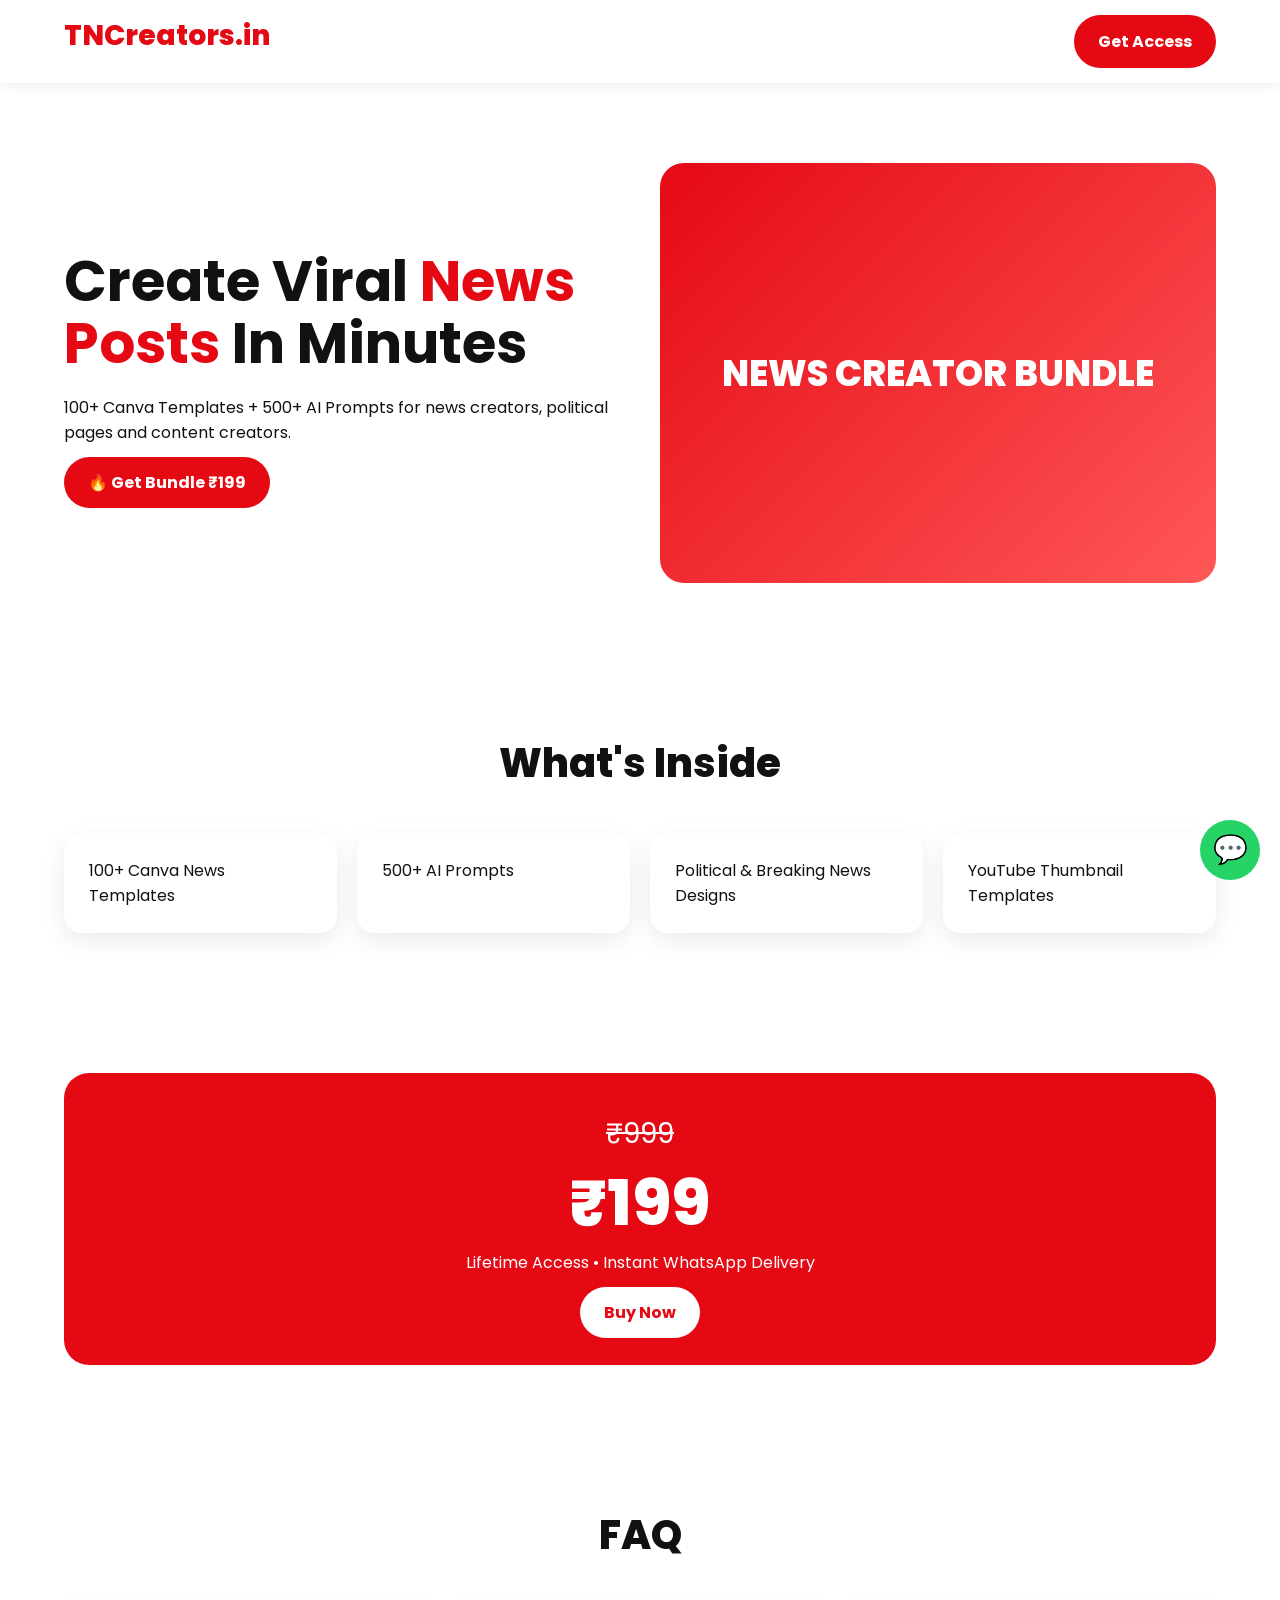
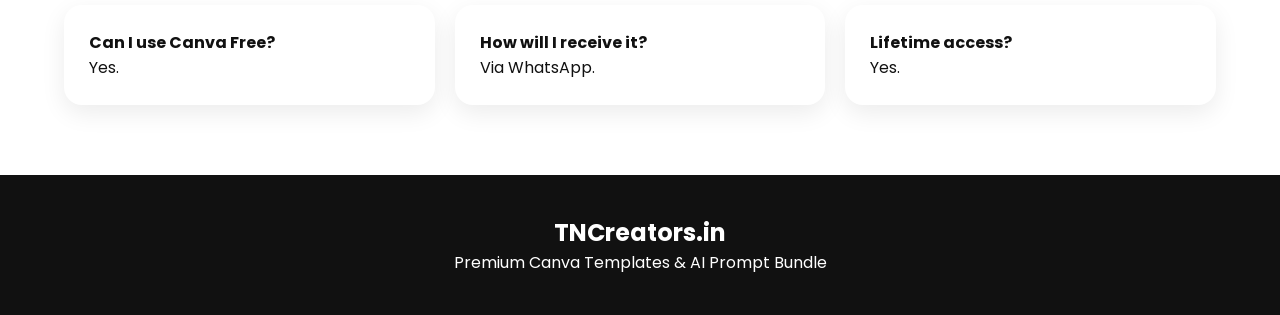
<file: TNCreators_Landing_Page.html>
<!DOCTYPE html>
<html lang="en">
<head>
<meta charset="UTF-8">
<meta name="viewport" content="width=device-width, initial-scale=1.0">
<title>TN Creators</title>
<link href="https://fonts.googleapis.com/css2?family=Poppins:wght@300;400;600;700;800&display=swap" rel="stylesheet">
<style>
*{margin:0;padding:0;box-sizing:border-box;font-family:Poppins,sans-serif}
body{background:#fff;color:#111}
header{position:sticky;top:0;background:#fff;padding:15px 5%;display:flex;justify-content:space-between;box-shadow:0 2px 12px rgba(0,0,0,.08);z-index:1000}
.logo{font-size:28px;font-weight:800;color:#e50914}
.btn{background:#e50914;color:#fff;padding:14px 24px;border-radius:999px;text-decoration:none;font-weight:700}
.hero{padding:80px 5%;display:flex;gap:40px;align-items:center;flex-wrap:wrap}
.hero .left{flex:1;min-width:300px}
.hero .right{flex:1;min-width:300px}
h1{font-size:56px;line-height:1.1;margin-bottom:20px}
.red{color:#e50914}
.mock{height:420px;border-radius:24px;background:linear-gradient(135deg,#e50914,#ff5757);display:flex;align-items:center;justify-content:center;color:#fff;font-size:36px;font-weight:800}
.section{padding:70px 5%}
.title{text-align:center;font-size:40px;font-weight:800;margin-bottom:40px}
.grid{display:grid;grid-template-columns:repeat(auto-fit,minmax(220px,1fr));gap:20px}
.card{padding:25px;border-radius:18px;box-shadow:0 8px 24px rgba(0,0,0,.08)}
.price{background:#e50914;color:#fff;border-radius:25px;padding:40px;text-align:center}
.old{text-decoration:line-through;font-size:28px}
.new{font-size:64px;font-weight:800}
footer{background:#111;color:#fff;text-align:center;padding:40px}
.float{position:fixed;right:20px;bottom:20px;background:#25D366;color:#fff;text-decoration:none;width:60px;height:60px;border-radius:50%;display:flex;align-items:center;justify-content:center;font-size:28px}
.purchase-popup{position:fixed;left:15px;bottom:15px;background:#fff;padding:14px;border-left:5px solid #e50914;border-radius:12px;box-shadow:0 10px 25px rgba(0,0,0,.15);display:none;z-index:999}
@media(max-width:768px){h1{font-size:38px}}
</style>
</head>
<body>
<header>
<div class="logo">TNCreators.in</div>
<a class="btn" href="https://wa.me/916380376957?text=Hello%20TN%20Creators,%20I%20want%20to%20purchase%20the%20News%20Creator%20Bundle%20for%20₹199.">Get Access</a>
</header>

<section class="hero">
<div class="left">
<h1>Create Viral <span class="red">News Posts</span> In Minutes</h1>
<p>100+ Canva Templates + 500+ AI Prompts for news creators, political pages and content creators.</p><br>
<a class="btn" href="https://wa.me/916380376957?text=Hello%20TN%20Creators,%20I%20want%20to%20purchase%20the%20News%20Creator%20Bundle%20for%20₹199.">🔥 Get Bundle ₹199</a>
</div>
<div class="right"><div class="mock">NEWS CREATOR BUNDLE</div></div>
</section>

<section class="section">
<h2 class="title">What's Inside</h2>
<div class="grid">
<div class="card">100+ Canva News Templates</div>
<div class="card">500+ AI Prompts</div>
<div class="card">Political & Breaking News Designs</div>
<div class="card">YouTube Thumbnail Templates</div>
</div>
</section>

<section class="section">
<div class="price">
<div class="old">₹999</div>
<div class="new">₹199</div>
<p>Lifetime Access • Instant WhatsApp Delivery</p><br>
<a class="btn" style="background:white;color:#e50914" href="https://wa.me/916380376957?text=Hello%20TN%20Creators,%20I%20want%20to%20purchase%20the%20News%20Creator%20Bundle%20for%20₹199.">Buy Now</a>
</div>
</section>

<section class="section">
<h2 class="title">FAQ</h2>
<div class="grid">
<div class="card"><b>Can I use Canva Free?</b><br>Yes.</div>
<div class="card"><b>How will I receive it?</b><br>Via WhatsApp.</div>
<div class="card"><b>Lifetime access?</b><br>Yes.</div>
</div>
</section>

<footer>
<h2>TNCreators.in</h2>
<p>Premium Canva Templates & AI Prompt Bundle</p>
</footer>

<a class="float" href="https://wa.me/916380376957?text=Hello%20TN%20Creators,%20I%20want%20to%20purchase%20the%20News%20Creator%20Bundle%20for%20₹199.">💬</a>

<div id="purchase-popup" class="purchase-popup">🔥 Arun from Chennai recently purchased.</div>

<script>
const purchases=[["Arun","Chennai"],["Vijay","Madurai"],["Karthik","Coimbatore"],["Raj","Salem"],["Hari","Trichy"]];
function showPopup(){
 let p=purchases[Math.floor(Math.random()*purchases.length)];
 let el=document.getElementById("purchase-popup");
 el.innerHTML="🔥 "+p[0]+" from "+p[1]+" recently purchased.";
 el.style.display="block";
 setTimeout(()=>el.style.display="none",5000);
 setTimeout(showPopup,10000+Math.random()*15000);
}
setTimeout(showPopup,4000);
</script>
</body>
</html>
</file>
<file: style.css>
/* ===================================
   WEDDINGVERSE - MAIN STYLESHEET
   Modern, Premium Wedding Invitations
   ==================================== */

/* ============
   ROOT STYLES
   ============ */

:root {
    /* Colors */
    --primary: #8B0000;
    --secondary: #D4AF37;
    --accent: #F8F5F0;
    --text: #222222;
    --bg-white: #FFFFFF;
    --bg-light: #F5F5F5;
    --gray-light: #E8E8E8;
    --gray-dark: #666666;
    --success: #4CAF50;
    --warning: #FF9800;
    
    /* Fonts */
    --font-serif: 'Playfair Display', serif;
    --font-sans: 'Poppins', sans-serif;
    
    /* Spacing */
    --spacing-xs: 0.5rem;
    --spacing-sm: 1rem;
    --spacing-md: 1.5rem;
    --spacing-lg: 2rem;
    --spacing-xl: 3rem;
    --spacing-xxl: 4rem;
    
    /* Border Radius */
    --radius-sm: 0.5rem;
    --radius-md: 1rem;
    --radius-lg: 1.5rem;
    --radius-xl: 2rem;
    
    /* Shadows */
    --shadow-sm: 0 2px 8px rgba(0, 0, 0, 0.08);
    --shadow-md: 0 8px 24px rgba(0, 0, 0, 0.12);
    --shadow-lg: 0 16px 48px rgba(0, 0, 0, 0.15);
    --shadow-xl: 0 24px 64px rgba(0, 0, 0, 0.2);
    
    /* Transitions */
    --transition-fast: 0.2s ease;
    --transition-base: 0.3s ease;
    --transition-slow: 0.5s ease;
}

/* ===============
   GLOBAL STYLES
   =============== */

* {
    margin: 0;
    padding: 0;
    box-sizing: border-box;
}

html {
    scroll-behavior: smooth;
    overflow-x: hidden;
}

body {
    font-family: var(--font-sans);
    color: var(--text);
    background-color: var(--bg-white);
    line-height: 1.6;
    -webkit-font-smoothing: antialiased;
    -moz-osx-font-smoothing: grayscale;
}

/* ============================
   ACCESSIBILITY & UTILITIES
   ============================ */

.skip-link {
    position: absolute;
    top: -40px;
    left: 0;
    background: var(--primary);
    color: var(--bg-white);
    padding: var(--spacing-sm);
    text-decoration: none;
    z-index: 100;
}

.skip-link:focus {
    top: 0;
}

/* Focus styles for keyboard navigation */
a:focus,
button:focus,
input:focus {
    outline: 2px solid var(--secondary);
    outline-offset: 2px;
}

/* ==================
   CONTAINER & GRID
   ================== */

.container {
    max-width: 1200px;
    margin: 0 auto;
    padding: 0 var(--spacing-md);
}

/* Responsive Container */
@media (max-width: 768px) {
    .container {
        padding: 0 var(--spacing-sm);
    }
}

/* ============
   TYPOGRAPHY
   ============ */

h1, h2, h3, h4, h5, h6 {
    font-family: var(--font-serif);
    font-weight: 700;
    line-height: 1.2;
    margin-bottom: var(--spacing-md);
    color: var(--primary);
}

h1 {
    font-size: 3.5rem;
}

h2 {
    font-size: 2.5rem;
}

h3 {
    font-size: 1.75rem;
}

h4 {
    font-size: 1.5rem;
}

p {
    margin-bottom: var(--spacing-md);
    font-size: 1rem;
}

a {
    color: var(--primary);
    text-decoration: none;
    transition: color var(--transition-base);
}

a:hover {
    color: var(--secondary);
}

/* Responsive Typography */
@media (max-width: 768px) {
    h1 {
        font-size: 2rem;
    }
    
    h2 {
        font-size: 1.75rem;
    }
    
    h3 {
        font-size: 1.5rem;
    }
}

/* ============
   BUTTONS
   ============ */

.btn {
    display: inline-flex;
    align-items: center;
    justify-content: center;
    gap: var(--spacing-sm);
    padding: var(--spacing-sm) var(--spacing-lg);
    border: 2px solid transparent;
    border-radius: var(--radius-lg);
    font-family: var(--font-sans);
    font-size: 1rem;
    font-weight: 600;
    cursor: pointer;
    transition: all var(--transition-base);
    text-decoration: none;
    white-space: nowrap;
}

/* Primary Button */
.btn-primary {
    background: linear-gradient(135deg, var(--primary), #a60000);
    color: var(--bg-white);
    border-color: var(--primary);
}

.btn-primary:hover {
    transform: translateY(-2px);
    box-shadow: var(--shadow-lg);
}

/* Secondary Button */
.btn-secondary {
    background: var(--secondary);
    color: var(--primary);
    border-color: var(--secondary);
}

.btn-secondary:hover {
    background: #e5c158;
    transform: translateY(-2px);
}

/* Outline Button */
.btn-outline {
    background: transparent;
    color: var(--primary);
    border-color: var(--primary);
}

.btn-outline:hover {
    background: var(--primary);
    color: var(--bg-white);
}

/* Button Responsive */
@media (max-width: 768px) {
    .btn {
        padding: var(--spacing-xs) var(--spacing-md);
        font-size: 0.9rem;
    }
}

/* ============
   HEADER/NAV
   ============ */

.header {
    background: var(--bg-white);
    box-shadow: var(--shadow-sm);
    position: sticky;
    top: 0;
    z-index: 50;
    backdrop-filter: blur(10px);
    background: rgba(255, 255, 255, 0.95);
}

.navbar {
    padding: var(--spacing-md) 0;
}

.nav-container {
    display: flex;
    align-items: center;
    justify-content: space-between;
    max-width: 1200px;
    margin: 0 auto;
    padding: 0 var(--spacing-md);
}

.logo {
    font-size: 1.5rem;
    font-weight: 700;
    font-family: var(--font-serif);
}

.logo a {
    display: flex;
    align-items: center;
    gap: var(--spacing-sm);
    color: var(--primary);
    text-decoration: none;
}

.logo-icon {
    font-size: 2rem;
}

.logo-text {
    color: var(--primary);
}

/* Navigation Menu */
.nav-menu {
    display: flex;
    list-style: none;
    gap: var(--spacing-lg);
}

.nav-link {
    color: var(--text);
    font-weight: 500;
    position: relative;
    transition: color var(--transition-base);
}

.nav-link:hover {
    color: var(--primary);
}

.nav-link::after {
    content: '';
    position: absolute;
    bottom: -5px;
    left: 0;
    width: 0;
    height: 2px;
    background: var(--secondary);
    transition: width var(--transition-base);
}

.nav-link:hover::after {
    width: 100%;
}

/* Mobile Menu Toggle */
.mobile-menu-toggle {
    display: none;
    flex-direction: column;
    gap: 5px;
    background: none;
    border: none;
    cursor: pointer;
    padding: 0;
}

.mobile-menu-toggle span {
    width: 25px;
    height: 3px;
    background: var(--primary);
    transition: all var(--transition-base);
}

/* Mobile Responsive */
@media (max-width: 768px) {
    .mobile-menu-toggle {
        display: flex;
    }
    
    .nav-menu {
        position: absolute;
        top: 70px;
        left: 0;
        right: 0;
        background: var(--bg-white);
        flex-direction: column;
        gap: 0;
        max-height: 0;
        overflow: hidden;
        box-shadow: var(--shadow-md);
        transition: max-height var(--transition-base);
    }
    
    .nav-menu.active {
        max-height: 400px;
    }
    
    .nav-menu li {
        padding: var(--spacing-md);
        border-bottom: 1px solid var(--gray-light);
    }
    
    .nav-link::after {
        display: none;
    }
    
    /* Hamburger Animation */
    .mobile-menu-toggle.active span:nth-child(1) {
        transform: rotate(45deg) translateY(10px);
    }
    
    .mobile-menu-toggle.active span:nth-child(2) {
        opacity: 0;
    }
    
    .mobile-menu-toggle.active span:nth-child(3) {
        transform: rotate(-45deg) translateY(-10px);
    }
}

/* ============
   HERO SECTION
   ============ */

.hero {
    position: relative;
    padding: 6rem var(--spacing-md);
    background: linear-gradient(135deg, var(--accent) 0%, #fff 100%);
    overflow: hidden;
    min-height: 100vh;
    display: flex;
    align-items: center;
    justify-content: center;
}

.hero-content {
    max-width: 700px;
    text-align: center;
    z-index: 2;
    animation: fadeInUp 0.8s ease-out;
}

.hero-headline {
    font-size: 3.5rem;
    margin-bottom: var(--spacing-md);
    line-height: 1.2;
    background: linear-gradient(135deg, var(--primary), var(--secondary));
    -webkit-background-clip: text;
    -webkit-text-fill-color: transparent;
    background-clip: text;
}

.hero-subheadline {
    font-size: 1.25rem;
    color: var(--gray-dark);
    margin-bottom: var(--spacing-xl);
    font-weight: 400;
}

.hero-buttons {
    display: flex;
    gap: var(--spacing-md);
    justify-content: center;
    margin-bottom: var(--spacing-xl);
    flex-wrap: wrap;
}

.hero-stats {
    display: grid;
    grid-template-columns: repeat(4, 1fr);
    gap: var(--spacing-lg);
    margin-top: var(--spacing-xl);
}

.stat-item {
    display: flex;
    flex-direction: column;
    align-items: center;
}

.stat-number {
    font-size: 2rem;
    font-weight: 700;
    color: var(--primary);
    font-family: var(--font-serif);
}

.stat-label {
    font-size: 0.9rem;
    color: var(--gray-dark);
    margin-top: var(--spacing-xs);
}

/* Hero Decoration */
.hero-decoration {
    position: absolute;
    top: -50%;
    right: -10%;
    width: 500px;
    height: 500px;
    background: radial-gradient(circle, var(--secondary) 0%, transparent 70%);
    opacity: 0.1;
    border-radius: 50%;
    z-index: 1;
}

/* Hero Responsive */
@media (max-width: 768px) {
    .hero {
        padding: 3rem var(--spacing-md);
        min-height: auto;
    }
    
    .hero-headline {
        font-size: 2rem;
    }
    
    .hero-subheadline {
        font-size: 1rem;
    }
    
    .hero-buttons {
        flex-direction: column;
        gap: var(--spacing-sm);
    }
    
    .hero-stats {
        grid-template-columns: repeat(2, 1fr);
        gap: var(--spacing-md);
    }
    
    .hero-decoration {
        display: none;
    }
}

/* =====================
   SECTION STYLES
   ===================== */

section {
    padding: var(--spacing-xxl) var(--spacing-md);
}

.section-title {
    text-align: center;
    margin-bottom: var(--spacing-md);
    font-size: 2.5rem;
}

.section-subtitle {
    text-align: center;
    color: var(--gray-dark);
    font-size: 1.1rem;
    margin-bottom: var(--spacing-xl);
    max-width: 600px;
    margin-left: auto;
    margin-right: auto;
}

/* ========================
   RELIGION CARDS SECTION
   ======================== */

.religions-section {
    background: var(--bg-light);
}

.religion-cards {
    display: grid;
    grid-template-columns: repeat(3, 1fr);
    gap: var(--spacing-xl);
}

.religion-card {
    background: var(--bg-white);
    padding: var(--spacing-xl);
    border-radius: var(--radius-xl);
    text-align: center;
    box-shadow: var(--shadow-md);
    transition: all var(--transition-base);
    cursor: pointer;
    border: 2px solid transparent;
}

.religion-card:hover {
    transform: translateY(-8px);
    box-shadow: var(--shadow-xl);
    border-color: var(--secondary);
}

.religion-icon {
    font-size: 4rem;
    margin-bottom: var(--spacing-md);
    display: block;
}

.religion-card h3 {
    color: var(--primary);
    margin-bottom: var(--spacing-md);
}

.religion-card p {
    color: var(--gray-dark);
    margin-bottom: var(--spacing-lg);
}

.religion-link {
    display: inline-block;
    color: var(--secondary);
    font-weight: 600;
    transition: all var(--transition-base);
}

.religion-link:hover {
    color: var(--primary);
    transform: translateX(5px);
}

@media (max-width: 768px) {
    .religion-cards {
        grid-template-columns: 1fr;
    }
}

/* =======================
   TEMPLATES GRID SECTION
   ======================= */

.templates-section {
    background: var(--bg-white);
}

.templates-grid {
    display: grid;
    grid-template-columns: repeat(3, 1fr);
    gap: var(--spacing-lg);
}

.template-card {
    border-radius: var(--radius-lg);
    overflow: hidden;
    box-shadow: var(--shadow-md);
    cursor: pointer;
    transition: all var(--transition-base);
    background: var(--bg-white);
}

.template-card:hover {
    transform: translateY(-8px);
    box-shadow: var(--shadow-xl);
}

.template-image {
    width: 100%;
    aspect-ratio: 1;
    background: linear-gradient(135deg, var(--accent), #fff);
    display: flex;
    align-items: center;
    justify-content: center;
    position: relative;
    overflow: hidden;
}

.template-placeholder {
    text-align: center;
    width: 100%;
    height: 100%;
    display: flex;
    flex-direction: column;
    align-items: center;
    justify-content: center;
    background: linear-gradient(135deg, #f5e6d3, #f0e5d8);
    transition: all var(--transition-base);
}

.template-card:hover .template-placeholder {
    background: linear-gradient(135deg, #ead5b7, #e5caa8);
}

.play-icon,
.web-icon,
.card-icon {
    font-size: 3rem;
    margin-bottom: var(--spacing-md);
}

.template-name {
    font-size: 0.95rem;
    font-weight: 600;
    color: var(--text);
}

/* Responsive Grid */
@media (max-width: 1024px) {
    .templates-grid {
        grid-template-columns: repeat(2, 1fr);
    }
}

@media (max-width: 768px) {
    .templates-grid {
        grid-template-columns: 1fr;
        gap: var(--spacing-md);
    }
}

/* ====================
   PRICING SECTION
   ==================== */

.pricing-section {
    background: var(--bg-light);
}

.pricing-cards {
    display: grid;
    grid-template-columns: repeat(4, 1fr);
    gap: var(--spacing-xl);
    perspective: 1000px;
}

.pricing-card {
    background: var(--bg-white);
    padding: var(--spacing-xl);
    border-radius: var(--radius-lg);
    box-shadow: var(--shadow-md);
    border: 2px solid transparent;
    transition: all var(--transition-base);
    position: relative;
    display: flex;
    flex-direction: column;
}

.pricing-card:hover {
    transform: translateY(-8px);
    box-shadow: var(--shadow-xl);
}

.pricing-featured {
    border-color: var(--secondary);
    background: linear-gradient(135deg, rgba(212, 175, 55, 0.05), rgba(139, 0, 0, 0.02));
    transform: scale(1.05);
}

.popular-badge {
    position: absolute;
    top: -12px;
    right: 20px;
    background: var(--secondary);
    color: var(--text);
    padding: var(--spacing-xs) var(--spacing-md);
    border-radius: var(--radius-sm);
    font-size: 0.85rem;
    font-weight: 700;
}

.pricing-title {
    color: var(--primary);
    margin-bottom: var(--spacing-md);
    font-size: 1.5rem;
}

.pricing-price {
    display: flex;
    align-items: baseline;
    gap: var(--spacing-sm);
    margin-bottom: var(--spacing-md);
    font-family: var(--font-serif);
}

.currency {
    font-size: 1.5rem;
    color: var(--secondary);
}

.amount {
    font-size: 3rem;
    font-weight: 700;
    color: var(--primary);
}

.pricing-subtitle {
    color: var(--secondary);
    font-weight: 600;
    margin-bottom: var(--spacing-lg);
    font-size: 0.9rem;
}

.pricing-features {
    list-style: none;
    margin-bottom: var(--spacing-lg);
    flex-grow: 1;
}

.pricing-features li {
    padding: var(--spacing-sm) 0;
    color: var(--text);
    border-bottom: 1px solid var(--gray-light);
}

.pricing-features li:last-child {
    border-bottom: none;
}

/* Pricing Responsive */
@media (max-width: 1024px) {
    .pricing-cards {
        grid-template-columns: repeat(2, 1fr);
    }
    
    .pricing-featured {
        grid-column: span 2;
        max-width: 50%;
        margin: 0 auto;
        transform: scale(1);
    }
}

@media (max-width: 768px) {
    .pricing-cards {
        grid-template-columns: 1fr;
        gap: var(--spacing-lg);
    }
    
    .pricing-featured {
        grid-column: span 1;
        max-width: 100%;
        transform: scale(1);
    }
}

/* ====================
   FEATURES SECTION
   ==================== */

.features-section {
    background: var(--bg-white);
}

.features-grid {
    display: grid;
    grid-template-columns: repeat(3, 1fr);
    gap: var(--spacing-xl);
}

.feature-card {
    text-align: center;
    padding: var(--spacing-lg);
    border-radius: var(--radius-lg);
    background: linear-gradient(135deg, var(--accent), #fff);
    transition: all var(--transition-base);
}

.feature-card:hover {
    transform: translateY(-8px);
    box-shadow: var(--shadow-lg);
}

.feature-icon {
    font-size: 3.5rem;
    margin-bottom: var(--spacing-md);
    display: block;
}

.feature-card h3 {
    color: var(--primary);
    margin-bottom: var(--spacing-md);
}

.feature-card p {
    color: var(--gray-dark);
    margin: 0;
}

@media (max-width: 1024px) {
    .features-grid {
        grid-template-columns: repeat(2, 1fr);
    }
}

@media (max-width: 768px) {
    .features-grid {
        grid-template-columns: 1fr;
    }
}

/* =======================
   TESTIMONIALS SECTION
   ======================= */

.testimonials-section {
    background: linear-gradient(135deg, var(--accent), #fff);
}

.testimonials-slider {
    position: relative;
    display: flex;
    overflow: hidden;
    border-radius: var(--radius-lg);
    margin-bottom: var(--spacing-xl);
}

.testimonial-card {
    min-width: 100%;
    padding: var(--spacing-xl);
    background: var(--bg-white);
    border-radius: var(--radius-lg);
    box-shadow: var(--shadow-md);
    transition: transform var(--transition-base);
    opacity: 0;
    position: absolute;
    width: 100%;
}

.testimonial-card.active {
    opacity: 1;
    position: relative;
}

.star-rating {
    color: var(--secondary);
    font-size: 1.2rem;
    margin-bottom: var(--spacing-md);
}

.testimonial-text {
    font-size: 1.1rem;
    color: var(--text);
    margin-bottom: var(--spacing-md);
    font-style: italic;
    line-height: 1.8;
}

.testimonial-author {
    color: var(--gray-dark);
    font-weight: 600;
}

.slider-nav {
    display: flex;
    align-items: center;
    justify-content: center;
    gap: var(--spacing-xl);
}

.slider-btn {
    background: var(--primary);
    color: var(--bg-white);
    border: none;
    width: 45px;
    height: 45px;
    border-radius: 50%;
    cursor: pointer;
    font-size: 1.2rem;
    transition: all var(--transition-base);
    display: flex;
    align-items: center;
    justify-content: center;
}

.slider-btn:hover {
    background: var(--secondary);
    color: var(--primary);
    transform: scale(1.1);
}

.slider-indicators {
    display: flex;
    gap: var(--spacing-md);
}

.indicator {
    width: 12px;
    height: 12px;
    border-radius: 50%;
    background: var(--gray-light);
    cursor: pointer;
    transition: all var(--transition-base);
}

.indicator.active {
    background: var(--primary);
    width: 30px;
    border-radius: 6px;
}

/* Testimonials Responsive */
@media (max-width: 768px) {
    .testimonial-card {
        padding: var(--spacing-lg);
    }
    
    .slider-nav {
        gap: var(--spacing-md);
    }
    
    .slider-btn {
        width: 40px;
        height: 40px;
        font-size: 1rem;
    }
}

/* ===============
   FAQ SECTION
   =============== */

.faq-section {
    background: var(--bg-white);
}

.faq-items {
    max-width: 800px;
    margin: 0 auto;
}

.faq-item {
    border: 1px solid var(--gray-light);
    border-radius: var(--radius-lg);
    margin-bottom: var(--spacing-md);
    overflow: hidden;
}

.faq-question {
    width: 100%;
    padding: var(--spacing-lg);
    background: var(--bg-white);
    border: none;
    display: flex;
    justify-content: space-between;
    align-items: center;
    cursor: pointer;
    font-size: 1.1rem;
    font-weight: 600;
    color: var(--primary);
    transition: all var(--transition-base);
}

.faq-question:hover {
    background: var(--accent);
}

.faq-icon {
    font-size: 1.5rem;
    transition: transform var(--transition-base);
}

.faq-item.active .faq-icon {
    transform: rotate(45deg);
}

.faq-answer {
    max-height: 0;
    overflow: hidden;
    transition: max-height var(--transition-base);
    background: var(--accent);
}

.faq-item.active .faq-answer {
    max-height: 500px;
}

.faq-answer p {
    padding: var(--spacing-lg);
    color: var(--text);
    margin: 0;
}

/* ===============
   CTA SECTION
   =============== */

.cta-section {
    background: linear-gradient(135deg, var(--primary), #a60000);
    color: var(--bg-white);
    text-align: center;
    padding: var(--spacing-xxl) var(--spacing-md);
}

.cta-section h2 {
    color: var(--bg-white);
    margin-bottom: var(--spacing-md);
}

.cta-section p {
    font-size: 1.2rem;
    margin-bottom: var(--spacing-xl);
    color: var(--accent);
}

/* ============
   FOOTER
   ============ */

.footer {
    background: var(--text);
    color: var(--accent);
    padding: var(--spacing-xl) var(--spacing-md);
}

.footer-content {
    max-width: 1200px;
    margin: 0 auto;
    display: grid;
    grid-template-columns: repeat(4, 1fr);
    gap: var(--spacing-xl);
    margin-bottom: var(--spacing-xl);
}

.footer-section h3,
.footer-section h4 {
    color: var(--secondary);
    margin-bottom: var(--spacing-md);
    font-size: 1.2rem;
}

.footer-section p {
    color: var(--accent);
    margin-bottom: var(--spacing-sm);
    font-size: 0.95rem;
}

.footer-section ul {
    list-style: none;
}

.footer-section ul li {
    margin-bottom: var(--spacing-sm);
}

.footer-section a {
    color: var(--accent);
    transition: color var(--transition-base);
}

.footer-section a:hover {
    color: var(--secondary);
}

.social-links {
    display: flex;
    gap: var(--spacing-md);
    margin-top: var(--spacing-md);
}

.social-links a {
    font-size: 1.5rem;
    display: inline-flex;
    align-items: center;
    justify-content: center;
    transition: transform var(--transition-base);
}

.social-links a:hover {
    transform: scale(1.2);
}

.footer-bottom {
    border-top: 1px solid rgba(212, 175, 55, 0.2);
    padding-top: var(--spacing-xl);
    display: flex;
    justify-content: space-between;
    align-items: center;
    flex-wrap: wrap;
    gap: var(--spacing-lg);
}

.footer-bottom p {
    margin: 0;
    color: var(--accent);
}

.footer-links {
    display: flex;
    gap: var(--spacing-lg);
}

.footer-links a {
    color: var(--accent);
    font-size: 0.9rem;
}

/* Footer Responsive */
@media (max-width: 1024px) {
    .footer-content {
        grid-template-columns: repeat(2, 1fr);
    }
}

@media (max-width: 768px) {
    .footer-content {
        grid-template-columns: 1fr;
    }
    
    .footer-bottom {
        flex-direction: column;
        text-align: center;
    }
}

/* ====================
   WHATSAPP BUTTON
   ==================== */

.whatsapp-float {
    position: fixed;
    bottom: 30px;
    right: 30px;
    width: 60px;
    height: 60px;
    background: linear-gradient(135deg, #25D366, #20BA5A);
    border-radius: 50%;
    display: flex;
    align-items: center;
    justify-content: center;
    font-size: 1.8rem;
    box-shadow: var(--shadow-lg);
    transition: all var(--transition-base);
    z-index: 40;
    text-decoration: none;
    animation: bounce 2s infinite;
}

.whatsapp-float:hover {
    transform: scale(1.15);
    box-shadow: var(--shadow-xl);
}

@keyframes bounce {
    0%, 20%, 50%, 80%, 100% {
        transform: translateY(0);
    }
    40% {
        transform: translateY(-10px);
    }
    60% {
        transform: translateY(-5px);
    }
}

@media (max-width: 768px) {
    .whatsapp-float {
        width: 55px;
        height: 55px;
        font-size: 1.5rem;
        bottom: 20px;
        right: 20px;
    }
}

/* ================
   ANIMATIONS
   ================ */

@keyframes fadeInUp {
    from {
        opacity: 0;
        transform: translateY(30px);
    }
    to {
        opacity: 1;
        transform: translateY(0);
    }
}

@keyframes slideInLeft {
    from {
        opacity: 0;
        transform: translateX(-30px);
    }
    to {
        opacity: 1;
        transform: translateX(0);
    }
}

@keyframes slideInRight {
    from {
        opacity: 0;
        transform: translateX(30px);
    }
    to {
        opacity: 1;
        transform: translateX(0);
    }
}

/* Scroll Reveal Animation */
.scroll-reveal {
    opacity: 0;
    transform: translateY(30px);
}

.scroll-reveal.reveal {
    animation: fadeInUp 0.8s ease-out forwards;
}

/* ================
   UTILITIES
   ================ */

.text-center {
    text-align: center;
}

.mt {
    margin-top: var(--spacing-lg);
}

.mb {
    margin-bottom: var(--spacing-lg);
}

.py {
    padding-top: var(--spacing-lg);
    padding-bottom: var(--spacing-lg);
}

/* =====================
   PRINT STYLES
   ===================== */

@media print {
    header,
    footer,
    .whatsapp-float,
    .hero-decoration {
        display: none;
    }
    
    body {
        background: var(--bg-white);
        color: var(--text);
    }
}

/* =====================
   ACCESSIBILITY
   ===================== */

@media (prefers-reduced-motion: reduce) {
    * {
        animation-duration: 0.01ms !important;
        animation-iteration-count: 1 !important;
        transition-duration: 0.01ms !important;
    }
}

/* High Contrast Mode */
@media (prefers-contrast: more) {
    :root {
        --primary: #600000;
        --secondary: #B8860B;
    }
}

/* Dark Mode Support (Optional) */
@media (prefers-color-scheme: dark) {
    :root {
        --text: #F5F5F5;
        --bg-white: #1a1a1a;
        --bg-light: #2a2a2a;
        --gray-light: #3a3a3a;
        --gray-dark: #B0B0B0;
    }
    
    header {
        background: rgba(26, 26, 26, 0.95);
    }
}
</file>
